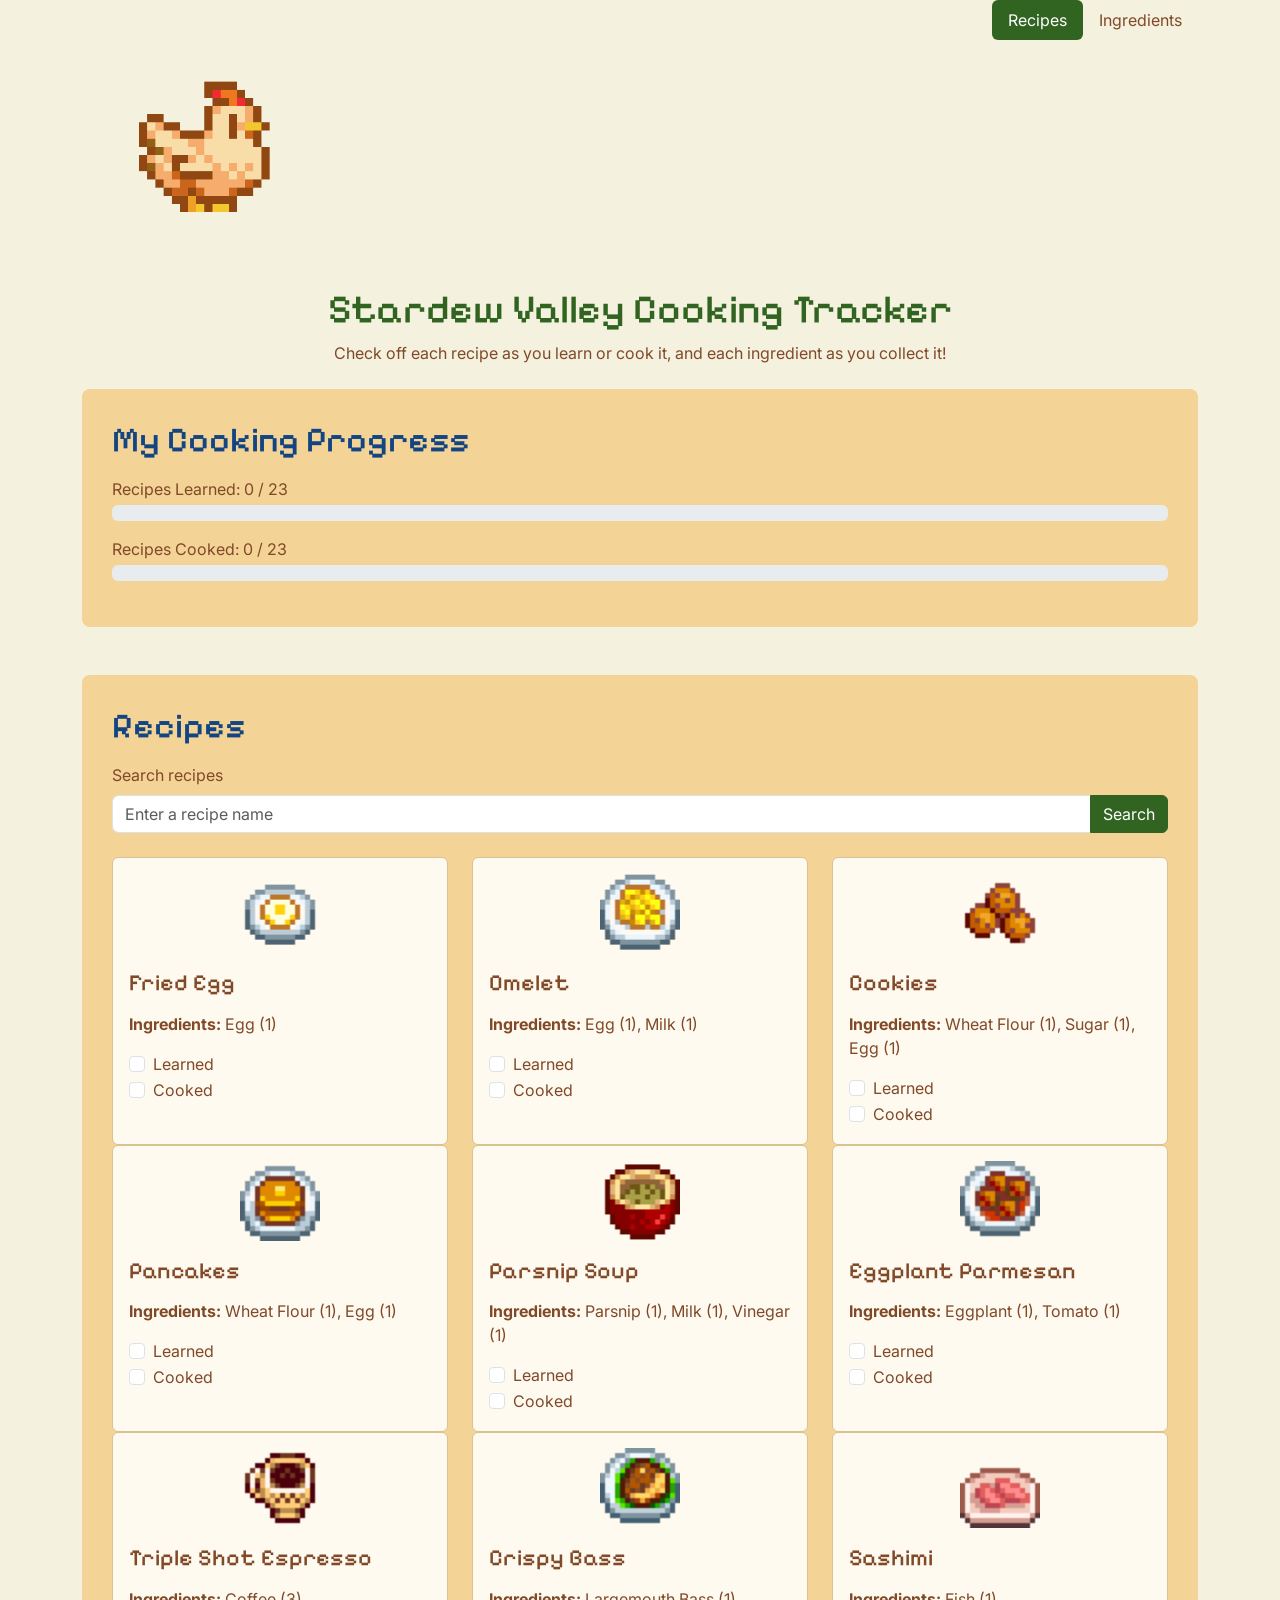
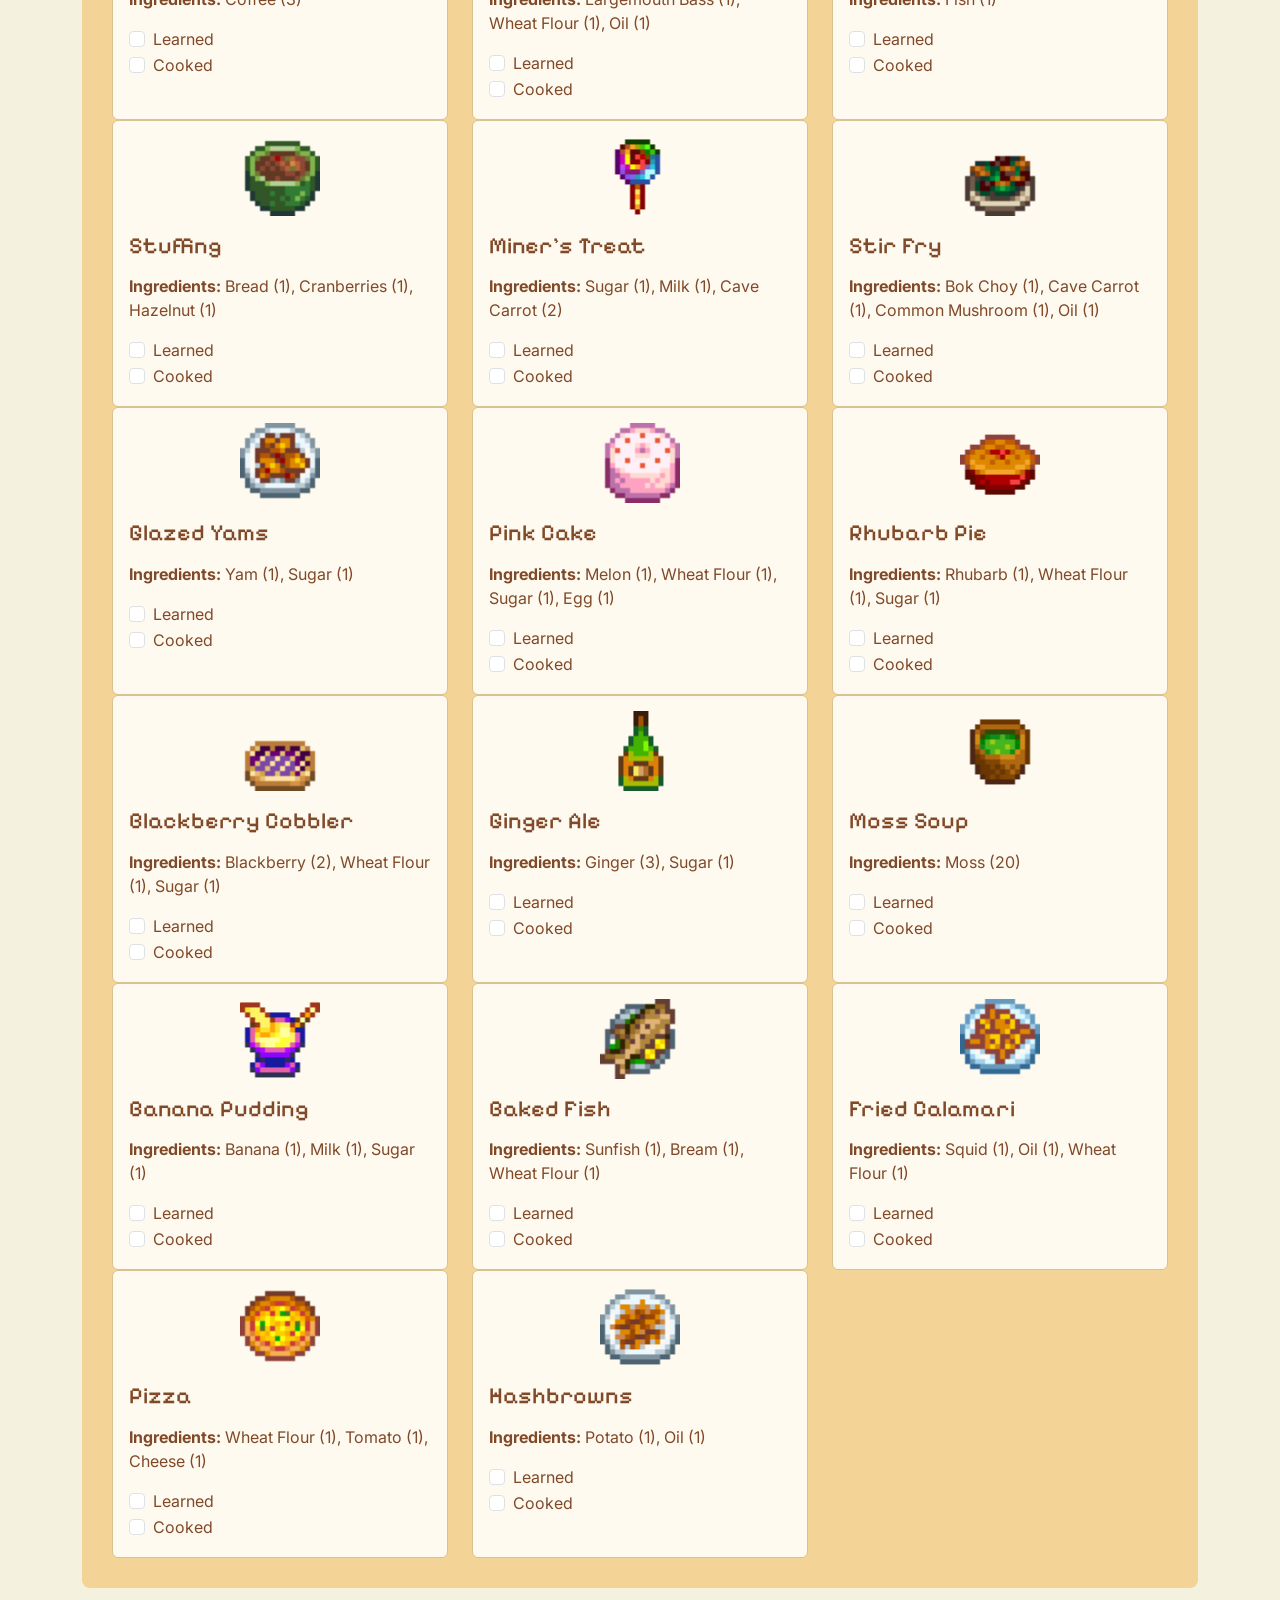
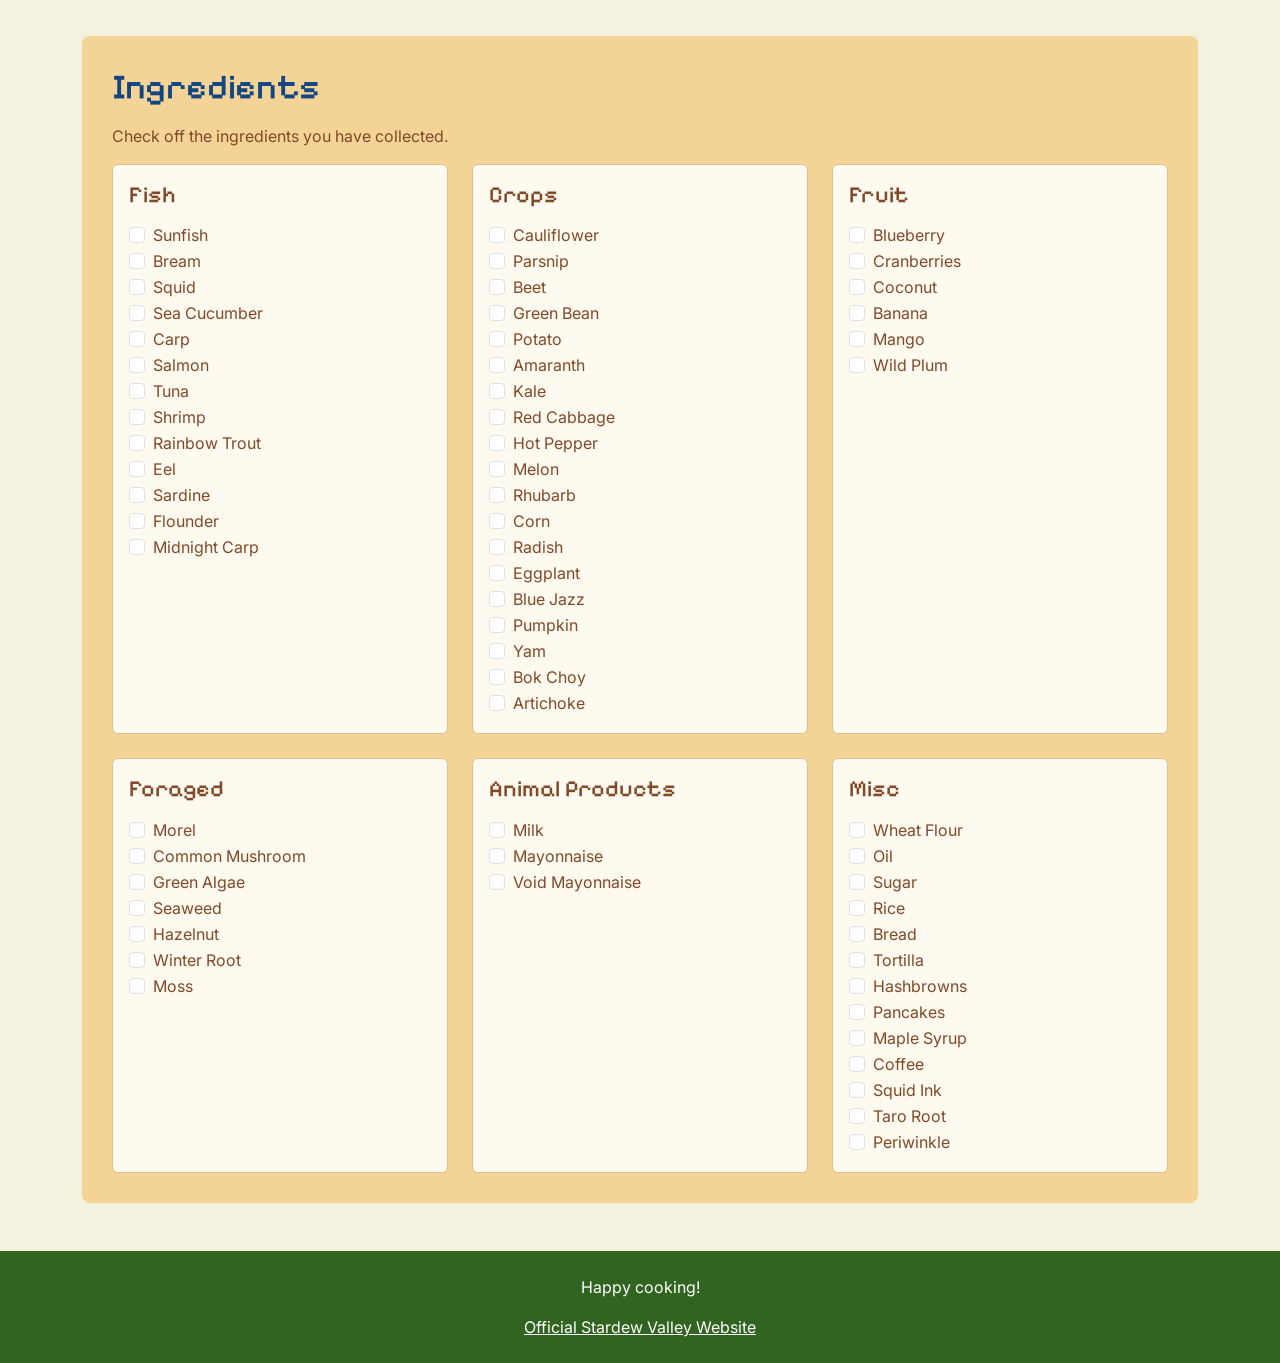
<file: stardew/Index.html>
<!doctype html>
<html lang="en">
<head>
    <meta charset="utf-8">
    <meta name="viewport" content="width=device-width, initial-scale=1">
    <meta name="description" content="Track Stardew Valley cooking recipes and ingredients.">
    <meta name="author" content="YOUR NAME HERE">
    <title>Stardew Valley Cooking Tracker</title>

    <!-- Bootstrap v5.3.8 -->
    <!-- LOAD BOOTSTRAP CSS - DO NOT DELETE -->
    <link href="https://cdn.jsdelivr.net/npm/bootstrap@5.3.8/dist/css/bootstrap.min.css" rel="stylesheet" integrity="sha384-sRIl4kxILFvY47J16cr9ZwB07vP4J8+LH7qKQnuqkuIAvNWLzeN8tE5YBujZqJLB" crossorigin="anonymous">
    <!-- END LOADING BOOTSTRAP CSS -->

    <!-- Custom styles -->
    <link href="style.css" rel="stylesheet">
    <link rel="preconnect" href="https://fonts.googleapis.com">
    <link rel="preconnect" href="https://fonts.gstatic.com" crossorigin>
    <link href="https://fonts.googleapis.com/css2?family=Inter:ital,opsz,wght@0,14..32,100..900;1,14..32,100..900&family=Pixelify+Sans:wght@400..700&display=swap" rel="stylesheet">
</head>

<body>

<div class="container">
    <div class="row align-items-start">

        <!-- Logo -->
        <div class="col-md-3">
            <img src="images/chicken.png"
                 alt="Stardew Valley Cooking Tracker logo"
                 class="img-fluid">
        </div>

        <!-- Navbar -->
        <nav class="col-md-9">
            <ul class="nav nav-pills justify-content-end">
                <li class="nav-item">
                    <a class="nav-link active" href="#recipes">Recipes</a>
                </li>
                <li class="nav-item">
                    <a class="nav-link" href="#ingredients">Ingredients</a>
                </li>
            </ul>
        </nav>

    </div>
</div>

<main class="container my-4">

        <div class="text-center mb-4">
            <h1>Stardew Valley Cooking Tracker</h1>
            <p>Check off each recipe as you learn or cook it, and each ingredient as you collect it!</p>
        </div>
    
        <!-- Progress Tracker -->
        <section class="mb-5">
            <h2>My Cooking Progress</h2>

            <!-- Recipes Learned -->
            <p class="mb-1">Recipes Learned: 0 / 23</p>
            <div class="progress mb-3" role="progressbar"
                 aria-label="Recipes learned"
                 aria-valuenow="0"
                 aria-valuemin="0"
                 aria-valuemax="23">
                <div class="progress-bar" style="width: 0%"></div>
            </div>

            <!-- Recipes Cooked -->
            <p class="mb-1">Recipes Cooked: 0 / 23</p>
            <div class="progress mb-3" role="progressbar"
                 aria-label="Recipes cooked"
                 aria-valuenow="0"
                 aria-valuemin="0"
                 aria-valuemax="23">
                <div class="progress-bar" style="width: 0%"></div>
            </div>
        </section>

        <!-- Recipes -->
        <section id="recipes" class="mb-5">
            <h2>Recipes</h2>

            <!-- Search form --> 
            <form action="#" method="get" class="mb-4">
                <label for="recipe-search" class="form-label">Search recipes</label>
                <div class="input-group">
                    <input type="search" class="form-control" id="recipe-search" name="recipe-search" placeholder="Enter a recipe name">
                    <!-- Button --> 
                    <button class="btn btn-primary" type="submit">Search</button>
                </div>
            </form>

            <!-- Recipe cards --> 
            <div class="row">

                <div class="col-md-4">
                    <div class="card h-100">
                        <img src="images/fried-egg.png" class="card-img-top recipe-img" alt="Fried egg">
                        <div class="card-body">
                            <h3 class="card-title">Fried Egg</h3>
                            <p class="card-text"><strong>Ingredients:</strong> Egg (1)</p>
                            <div class="form-check">
                                <input class="form-check-input" type="checkbox" id="fried-egg-learned">
                                <label class="form-check-label" for="fried-egg-learned">Learned</label>
                            </div>
                            <div class="form-check">
                                <input class="form-check-input" type="checkbox" id="fried-egg-cooked">
                                <label class="form-check-label" for="fried-egg-cooked">Cooked</label>
                            </div>
                        </div>
                    </div>
                </div> <!-- End recipe 1 --> 

                <div class="col-md-4">
                    <div class="card h-100">
                        <img src="images/omelet.png" class="card-img-top recipe-img" alt="Omelet">
                        <div class="card-body">
                            <h3 class="card-title">Omelet</h3>
                            <p class="card-text"><strong>Ingredients:</strong> Egg (1), Milk (1)</p>
                            <div class="form-check">
                                <input class="form-check-input" type="checkbox" id="omelet-learned">
                                <label class="form-check-label" for="omelet-learned">Learned</label>
                            </div>
                            <div class="form-check">
                                <input class="form-check-input" type="checkbox" id="omelet-cooked">
                                <label class="form-check-label" for="omelet-cooked">Cooked</label>
                            </div>
                        </div>
                    </div>
                </div> <!-- End recipe 2 -->

                <div class="col-md-4">
                    <div class="card h-100">
                        <img src="images/cookies.png" class="card-img-top recipe-img" alt="Cookies">
                        <div class="card-body">
                            <h3 class="card-title">Cookies</h3>
                            <p class="card-text"><strong>Ingredients:</strong> Wheat Flour (1), Sugar (1), Egg (1)</p>
                            <div class="form-check">
                                <input class="form-check-input" type="checkbox" id="cookies-learned">
                                <label class="form-check-label" for="cookies-learned">Learned</label>
                            </div>
                            <div class="form-check">
                                <input class="form-check-input" type="checkbox" id="cookies-cooked">
                                <label class="form-check-label" for="cookies-cooked">Cooked</label>
                            </div>
                        </div>
                    </div>
                </div> <!-- End recipe 3 -->

                <div class="col-md-4">
                    <div class="card h-100">
                        <img src="images/pancakes.png" class="card-img-top recipe-img" alt="Pancakes">
                        <div class="card-body">
                            <h3 class="card-title">Pancakes</h3>
                            <p class="card-text"><strong>Ingredients:</strong> Wheat Flour (1), Egg (1)</p>
                            <div class="form-check">
                                <input class="form-check-input" type="checkbox" id="pancakes-learned">
                                <label class="form-check-label" for="pancakes-learned">Learned</label>
                            </div>
                            <div class="form-check">
                                <input class="form-check-input" type="checkbox" id="pancakes-cooked">
                                <label class="form-check-label" for="pancakes-cooked">Cooked</label>
                            </div>
                        </div>
                    </div>
                </div> <!-- End recipe 4 -->

                <div class="col-md-4">
                    <div class="card h-100">
                        <img src="images/parsnip-soup.png" class="card-img-top recipe-img" alt="Parsnip soup">
                        <div class="card-body">
                            <h3 class="card-title">Parsnip Soup</h3>
                            <p class="card-text"><strong>Ingredients:</strong> Parsnip (1), Milk (1), Vinegar (1)</p>
                            <div class="form-check">
                                <input class="form-check-input" type="checkbox" id="parsnip-soup-learned">
                                <label class="form-check-label" for="parsnip-soup-learned">Learned</label>
                            </div>
                            <div class="form-check">
                                <input class="form-check-input" type="checkbox" id="parsnip-soup-cooked">
                                <label class="form-check-label" for="parsnip-soup-cooked">Cooked</label>
                            </div>
                        </div>
                    </div>
                </div> <!-- End recipe 5 -->

                <div class="col-md-4">
                    <div class="card h-100">
                        <img src="images/eggplant-parmesan.png" class="card-img-top recipe-img" alt="Eggplant Parmesan">
                        <div class="card-body">
                            <h3 class="card-title">Eggplant Parmesan</h3>
                            <p class="card-text"><strong>Ingredients:</strong> Eggplant (1), Tomato (1)</p>
                            <div class="form-check">
                                <input class="form-check-input" type="checkbox" id="eggplant-parmesan-learned">
                                <label class="form-check-label" for="eggplant-parmesan-learned">Learned</label>
                            </div>
                            <div class="form-check">
                                <input class="form-check-input" type="checkbox" id="eggplant-parmesan-cooked">
                                <label class="form-check-label" for="eggplant-parmesan-cooked">Cooked</label>
                            </div>
                        </div>
                    </div>
                </div> <!-- End recipe 6 -->

                <div class="col-md-4">
                    <div class="card h-100">
                        <img src="images/triple-shot-espresso.png" class="card-img-top recipe-img" alt="Triple Shot Espresso">
                        <div class="card-body">
                            <h3 class="card-title">Triple Shot Espresso</h3>
                            <p class="card-text"><strong>Ingredients:</strong> Coffee (3)</p>
                            <div class="form-check">
                                <input class="form-check-input" type="checkbox" id="triple-shot-espresso-learned">
                                <label class="form-check-label" for="triple-shot-espresso-learned">Learned</label>
                            </div>
                            <div class="form-check">
                                <input class="form-check-input" type="checkbox" id="triple-shot-espresso-cooked">
                                <label class="form-check-label" for="triple-shot-espresso-cooked">Cooked</label>
                            </div>
                        </div>
                    </div>
                </div> <!-- End recipe 7 -->

                <div class="col-md-4">
                    <div class="card h-100">
                        <img src="images/crispy-bass.png" class="card-img-top recipe-img" alt="Crispy Bass">
                        <div class="card-body">
                            <h3 class="card-title">Crispy Bass</h3>
                            <p class="card-text"><strong>Ingredients:</strong> Largemouth Bass (1), Wheat Flour (1), Oil (1)</p>
                            <div class="form-check">
                                <input class="form-check-input" type="checkbox" id="crispy-bass-learned">
                                <label class="form-check-label" for="crispy-bass-learned">Learned</label>
                            </div>
                            <div class="form-check">
                                <input class="form-check-input" type="checkbox" id="crispy-bass-cooked">
                                <label class="form-check-label" for="crispy-bass-cooked">Cooked</label>
                            </div>
                        </div>
                    </div>
                </div> <!-- End recipe 8 -->

                <div class="col-md-4">
                    <div class="card h-100">
                        <img src="images/sashimi.png" class="card-img-top recipe-img" alt="Sashimi">
                        <div class="card-body">
                            <h3 class="card-title">Sashimi</h3>
                            <p class="card-text"><strong>Ingredients:</strong> Fish (1)</p>
                            <div class="form-check">
                                <input class="form-check-input" type="checkbox" id="sashimi-learned">
                                <label class="form-check-label" for="sashimi-learned">Learned</label>
                            </div>
                            <div class="form-check">
                                <input class="form-check-input" type="checkbox" id="sashimi-cooked">
                                <label class="form-check-label" for="sashimi-cooked">Cooked</label>
                            </div>
                        </div>
                    </div>
                </div> <!-- End recipe 9 -->

                <div class="col-md-4">
                    <div class="card h-100">
                        <img src="images/stuffing.png" class="card-img-top recipe-img" alt="Stuffing">
                        <div class="card-body">
                            <h3 class="card-title">Stuffing</h3>
                            <p class="card-text"><strong>Ingredients:</strong> Bread (1), Cranberries (1), Hazelnut (1)</p>
                            <div class="form-check">
                                <input class="form-check-input" type="checkbox" id="stuffing-learned">
                                <label class="form-check-label" for="stuffing-learned">Learned</label>
                            </div>
                            <div class="form-check">
                                <input class="form-check-input" type="checkbox" id="stuffing-cooked">
                                <label class="form-check-label" for="stuffing-cooked">Cooked</label>
                            </div>
                        </div>
                    </div>
                </div> <!-- End recipe 10 --> 

                <div class="col-md-4">
                    <div class="card h-100">
                        <img src="images/miners-treat.png" class="card-img-top recipe-img" alt="Miner's Treat">
                        <div class="card-body">
                            <h3 class="card-title">Miner's Treat</h3>
                            <p class="card-text"><strong>Ingredients:</strong> Sugar (1), Milk (1), Cave Carrot (2)</p>
                            <div class="form-check">
                                <input class="form-check-input" type="checkbox" id="miners-treat-learned">
                                <label class="form-check-label" for="miners-treat-learned">Learned</label>
                            </div>
                            <div class="form-check">
                                <input class="form-check-input" type="checkbox" id="miners-treat-cooked">
                                <label class="form-check-label" for="miners-treat-cooked">Cooked</label>
                            </div>
                        </div>
                    </div>
                </div> <!-- End recipe 11 --> 

                <div class="col-md-4">
                    <div class="card h-100">
                        <img src="images/stir-fry.png" class="card-img-top recipe-img" alt="Stir Fry">
                        <div class="card-body">
                            <h3 class="card-title">Stir Fry</h3>
                            <p class="card-text"><strong>Ingredients:</strong> Bok Choy (1), Cave Carrot (1), Common Mushroom (1), Oil (1)</p>
                            <div class="form-check">
                                <input class="form-check-input" type="checkbox" id="stir-fry-learned">
                                <label class="form-check-label" for="stir-fry-learned">Learned</label>
                            </div>
                            <div class="form-check">
                                <input class="form-check-input" type="checkbox" id="stir-fry-cooked">
                                <label class="form-check-label" for="stir-fry-cooked">Cooked</label>
                            </div>
                        </div>
                    </div>
                </div> <!-- End recipe 12 --> 

                <div class="col-md-4">
                    <div class="card h-100">
                        <img src="images/glazed-yams.png" class="card-img-top recipe-img" alt="Glazed Yams">
                        <div class="card-body">
                            <h3 class="card-title">Glazed Yams</h3>
                            <p class="card-text"><strong>Ingredients:</strong> Yam (1), Sugar (1)</p>
                            <div class="form-check">
                                <input class="form-check-input" type="checkbox" id="glazed-yams-learned">
                                <label class="form-check-label" for="glazed-yams-learned">Learned</label>
                            </div>
                            <div class="form-check">
                                <input class="form-check-input" type="checkbox" id="glazed-yams-cooked">
                                <label class="form-check-label" for="glazed-yams-cooked">Cooked</label>
                            </div>
                        </div>
                    </div>
                </div> <!-- End recipe 13 --> 

                <div class="col-md-4">
                    <div class="card h-100">
                        <img src="images/pink-cake.png" class="card-img-top recipe-img" alt="Pink Cake">
                        <div class="card-body">
                            <h3 class="card-title">Pink Cake</h3>
                            <p class="card-text"><strong>Ingredients:</strong> Melon (1), Wheat Flour (1), Sugar (1), Egg (1)</p>
                            <div class="form-check">
                                <input class="form-check-input" type="checkbox" id="pink-cake-learned">
                                <label class="form-check-label" for="pink-cake-learned">Learned</label>
                            </div>
                            <div class="form-check">
                                <input class="form-check-input" type="checkbox" id="pink-cake-cooked">
                                <label class="form-check-label" for="pink-cake-cooked">Cooked</label>
                            </div>
                        </div>
                    </div>
                </div> <!-- End recipe 14 --> 

                <div class="col-md-4">
                    <div class="card h-100">
                        <img src="images/rhubarb-pie.png" class="card-img-top recipe-img" alt="Rhubarb Pie">
                        <div class="card-body">
                            <h3 class="card-title">Rhubarb Pie</h3>
                            <p class="card-text"><strong>Ingredients:</strong> Rhubarb (1), Wheat Flour (1), Sugar (1)</p>
                            <div class="form-check">
                                <input class="form-check-input" type="checkbox" id="rhubarb-pie-learned">
                                <label class="form-check-label" for="rhubarb-pie-learned">Learned</label>
                            </div>
                            <div class="form-check">
                                <input class="form-check-input" type="checkbox" id="rhubarb-pie-cooked">
                                <label class="form-check-label" for="rhubarb-pie-cooked">Cooked</label>
                            </div>
                        </div>
                    </div>
                </div> <!-- End recipe 15 --> 

                <div class="col-md-4">
                    <div class="card h-100">
                        <img src="images/blackberry-cobbler.png" class="card-img-top recipe-img" alt="Blackberry Cobbler">
                        <div class="card-body">
                            <h3 class="card-title">Blackberry Cobbler</h3>
                            <p class="card-text"><strong>Ingredients:</strong> Blackberry (2), Wheat Flour (1), Sugar (1)</p>
                            <div class="form-check">
                                <input class="form-check-input" type="checkbox" id="blackberry-cobbler-learned">
                                <label class="form-check-label" for="blackberry-cobbler-learned">Learned</label>
                            </div>
                            <div class="form-check">
                                <input class="form-check-input" type="checkbox" id="blackberry-cobbler-cooked">
                                <label class="form-check-label" for="blackberry-cobbler-cooked">Cooked</label>
                            </div>
                        </div>
                    </div>
                </div> <!-- End recipe 16 --> 

                <div class="col-md-4">
                    <div class="card h-100">
                        <img src="images/ginger-ale.png" class="card-img-top recipe-img" alt="Ginger Ale">
                        <div class="card-body">
                            <h3 class="card-title">Ginger Ale</h3>
                            <p class="card-text"><strong>Ingredients:</strong> Ginger (3), Sugar (1)</p>
                            <div class="form-check">
                                <input class="form-check-input" type="checkbox" id="ginger-ale-learned">
                                <label class="form-check-label" for="ginger-ale-learned">Learned</label>
                            </div>
                            <div class="form-check">
                                <input class="form-check-input" type="checkbox" id="ginger-ale-cooked">
                                <label class="form-check-label" for="ginger-ale-cooked">Cooked</label>
                            </div>
                        </div>
                    </div>
                </div> <!-- End recipe 17 --> 

                <div class="col-md-4">
                    <div class="card h-100">
                        <img src="images/moss-soup.png" class="card-img-top recipe-img" alt="Moss Soup">
                        <div class="card-body">
                            <h3 class="card-title">Moss Soup</h3>
                            <p class="card-text"><strong>Ingredients:</strong> Moss (20)</p>
                            <div class="form-check">
                                <input class="form-check-input" type="checkbox" id="moss-soup-learned">
                                <label class="form-check-label" for="moss-soup-learned">Learned</label>
                            </div>
                            <div class="form-check">
                                <input class="form-check-input" type="checkbox" id="moss-soup-cooked">
                                <label class="form-check-label" for="moss-soup-cooked">Cooked</label>
                            </div>
                        </div>
                    </div>
                </div> <!-- End recipe 18 --> 

                <div class="col-md-4">
                    <div class="card h-100">
                        <img src="images/banana-pudding.png" class="card-img-top recipe-img" alt="Banana Pudding">
                        <div class="card-body">
                            <h3 class="card-title">Banana Pudding</h3>
                            <p class="card-text"><strong>Ingredients:</strong> Banana (1), Milk (1), Sugar (1)</p>
                            <div class="form-check">
                                <input class="form-check-input" type="checkbox" id="banana-pudding-learned">
                                <label class="form-check-label" for="banana-pudding-learned">Learned</label>
                            </div>
                            <div class="form-check">
                                <input class="form-check-input" type="checkbox" id="banana-pudding-cooked">
                                <label class="form-check-label" for="banana-pudding-cooked">Cooked</label>
                            </div>
                        </div>
                    </div>
                </div> <!-- End recipe 19 --> 

                <div class="col-md-4">
                    <div class="card h-100">
                        <img src="images/baked-fish.png" class="card-img-top recipe-img" alt="Baked Fish">
                        <div class="card-body">
                            <h3 class="card-title">Baked Fish</h3>
                            <p class="card-text"><strong>Ingredients:</strong> Sunfish (1), Bream (1), Wheat Flour (1)</p>
                            <div class="form-check">
                                <input class="form-check-input" type="checkbox" id="bakedfish-learned">
                                <label class="form-check-label" for="bakedfish-learned">Learned</label>
                            </div>
                            <div class="form-check">
                                <input class="form-check-input" type="checkbox" id="bakedfish-cooked">
                                <label class="form-check-label" for="bakedfish-cooked">Cooked</label>
                            </div>
                        </div>
                    </div>
                </div> <!-- End recipe 20 --> 

                <div class="col-md-4">
                    <div class="card h-100">
                        <img src="images/fried-calamari.png" class="card-img-top recipe-img" alt="Fried Calamari">
                        <div class="card-body">
                            <h3 class="card-title">Fried Calamari</h3>
                            <p class="card-text"><strong>Ingredients:</strong> Squid (1), Oil (1), Wheat Flour (1)</p>
                            <div class="form-check">
                                <input class="form-check-input" type="checkbox" id="friedcalamari-learned">
                                <label class="form-check-label" for="friedcalamari-learned">Learned</label>
                            </div>
                            <div class="form-check">
                                <input class="form-check-input" type="checkbox" id="friedcalamari-cooked">
                                <label class="form-check-label" for="friedcalamari-cooked">Cooked</label>
                            </div>
                        </div>
                    </div>
                </div> <!-- End recipe 21 --> 

                <div class="col-md-4">
                    <div class="card h-100">
                        <img src="images/pizza.png" class="card-img-top recipe-img" alt="Pizza">
                        <div class="card-body">
                            <h3 class="card-title">Pizza</h3>
                            <p class="card-text"><strong>Ingredients:</strong> Wheat Flour (1), Tomato (1), Cheese (1)</p>
                            <div class="form-check">
                                <input class="form-check-input" type="checkbox" id="pizza-learned">
                                <label class="form-check-label" for="pizza-learned">Learned</label>
                            </div>
                            <div class="form-check">
                                <input class="form-check-input" type="checkbox" id="pizza-cooked">
                                <label class="form-check-label" for="pizza-cooked">Cooked</label>
                            </div>
                        </div>
                    </div>
                </div> <!-- End recipe 22 --> 

                <div class="col-md-4">
                    <div class="card h-100">
                        <img src="images/hashbrowns.png" class="card-img-top recipe-img" alt="Hashbrowns">
                        <div class="card-body">
                            <h3 class="card-title">Hashbrowns</h3>
                            <p class="card-text"><strong>Ingredients:</strong> Potato (1), Oil (1)</p>
                            <div class="form-check">
                                <input class="form-check-input" type="checkbox" id="hashbrowns-learned">
                                <label class="form-check-label" for="hashbrowns-learned">Learned</label>
                            </div>
                            <div class="form-check">
                                <input class="form-check-input" type="checkbox" id="hashbrowns-cooked">
                                <label class="form-check-label" for="hashbrowns-cooked">Cooked</label>
                            </div>
                        </div>
                    </div>
                </div> <!-- End recipe 23 -->   

            </div> <!-- End recipe cards -->
        </section>

        <!-- Ingredients --> 
        <section id="ingredients" class="mb-5">
            <h2>Ingredients</h2>
            <p>Check off the ingredients you have collected.</p>

            <div class="row row-cols-1 row-cols-md-2 row-cols-lg-3 g-4">

                <!-- Fish --> 
                <div class="col">
                    <div class="card h-100">
                        <div class="card-body">
                            <h3 class="card-title">Fish</h3>
                            <div class="form-check"><input class="form-check-input" type="checkbox" id="sunfish"><label class="form-check-label" for="sunfish">Sunfish</label></div>
                            <div class="form-check"><input class="form-check-input" type="checkbox" id="bream"><label class="form-check-label" for="bream">Bream</label></div>
                            <div class="form-check"><input class="form-check-input" type="checkbox" id="squid"><label class="form-check-label" for="squid">Squid</label></div>
                            <div class="form-check"><input class="form-check-input" type="checkbox" id="sea-cucumber"><label class="form-check-label" for="sea-cucumber">Sea Cucumber</label></div>
                            <div class="form-check"><input class="form-check-input" type="checkbox" id="carp"><label class="form-check-label" for="carp">Carp</label></div>
                            <div class="form-check"><input class="form-check-input" type="checkbox" id="salmon"><label class="form-check-label" for="salmon">Salmon</label></div>
                            <div class="form-check"><input class="form-check-input" type="checkbox" id="tuna"><label class="form-check-label" for="tuna">Tuna</label></div>
                            <div class="form-check"><input class="form-check-input" type="checkbox" id="shrimp"><label class="form-check-label" for="shrimp">Shrimp</label></div>
                            <div class="form-check"><input class="form-check-input" type="checkbox" id="rainbow-trout"><label class="form-check-label" for="rainbow-trout">Rainbow Trout</label></div>
                            <div class="form-check"><input class="form-check-input" type="checkbox" id="eel"><label class="form-check-label" for="eel">Eel</label></div>
                            <div class="form-check"><input class="form-check-input" type="checkbox" id="sardine"><label class="form-check-label" for="sardine">Sardine</label></div>
                            <div class="form-check"><input class="form-check-input" type="checkbox" id="flounder"><label class="form-check-label" for="flounder">Flounder</label></div>
                            <div class="form-check"><input class="form-check-input" type="checkbox" id="midnight-carp"><label class="form-check-label" for="midnight-carp">Midnight Carp</label></div>
                        </div>
                    </div>
                </div> <!-- End fish --> 

                <!-- Crops --> 
                <div class="col">
                    <div class="card h-100">
                        <div class="card-body">
                            <h3 class="card-title">Crops</h3>
                            <div class="form-check"><input class="form-check-input" type="checkbox" id="cauliflower"><label class="form-check-label" for="cauliflower">Cauliflower</label></div>
                            <div class="form-check"><input class="form-check-input" type="checkbox" id="parsnip"><label class="form-check-label" for="parsnip">Parsnip</label></div>
                            <div class="form-check"><input class="form-check-input" type="checkbox" id="beet"><label class="form-check-label" for="beet">Beet</label></div>
                            <div class="form-check"><input class="form-check-input" type="checkbox" id="green-bean"><label class="form-check-label" for="green-bean">Green Bean</label></div>
                            <div class="form-check"><input class="form-check-input" type="checkbox" id="potato"><label class="form-check-label" for="potato">Potato</label></div>
                            <div class="form-check"><input class="form-check-input" type="checkbox" id="amaranth"><label class="form-check-label" for="amaranth">Amaranth</label></div>
                            <div class="form-check"><input class="form-check-input" type="checkbox" id="kale"><label class="form-check-label" for="kale">Kale</label></div>
                            <div class="form-check"><input class="form-check-input" type="checkbox" id="red-cabbage"><label class="form-check-label" for="red-cabbage">Red Cabbage</label></div>
                            <div class="form-check"><input class="form-check-input" type="checkbox" id="hot-pepper"><label class="form-check-label" for="hot-pepper">Hot Pepper</label></div>
                            <div class="form-check"><input class="form-check-input" type="checkbox" id="melon"><label class="form-check-label" for="melon">Melon</label></div>
                            <div class="form-check"><input class="form-check-input" type="checkbox" id="rhubarb"><label class="form-check-label" for="rhubarb">Rhubarb</label></div>
                            <div class="form-check"><input class="form-check-input" type="checkbox" id="corn"><label class="form-check-label" for="corn">Corn</label></div>
                            <div class="form-check"><input class="form-check-input" type="checkbox" id="radish"><label class="form-check-label" for="radish">Radish</label></div>
                            <div class="form-check"><input class="form-check-input" type="checkbox" id="eggplant"><label class="form-check-label" for="eggplant">Eggplant</label></div>
                            <div class="form-check"><input class="form-check-input" type="checkbox" id="blue-jazz"><label class="form-check-label" for="blue-jazz">Blue Jazz</label></div>
                            <div class="form-check"><input class="form-check-input" type="checkbox" id="pumpkin"><label class="form-check-label" for="pumpkin">Pumpkin</label></div>
                            <div class="form-check"><input class="form-check-input" type="checkbox" id="yam"><label class="form-check-label" for="yam">Yam</label></div>
                            <div class="form-check"><input class="form-check-input" type="checkbox" id="bok-choy"><label class="form-check-label" for="bok-choy">Bok Choy</label></div>
                            <div class="form-check"><input class="form-check-input" type="checkbox" id="artichoke"><label class="form-check-label" for="artichoke">Artichoke</label></div>
                        </div>
                    </div>
                </div> <!-- End Crops --> 

                <!-- Fruit --> 
                <div class="col">
                    <div class="card h-100">
                        <div class="card-body">
                            <h3 class="card-title">Fruit</h3>
                            <div class="form-check"><input class="form-check-input" type="checkbox" id="blueberry"><label class="form-check-label" for="blueberry">Blueberry</label></div>
                            <div class="form-check"><input class="form-check-input" type="checkbox" id="cranberries"><label class="form-check-label" for="cranberries">Cranberries</label></div>
                            <div class="form-check"><input class="form-check-input" type="checkbox" id="coconut"><label class="form-check-label" for="coconut">Coconut</label></div>
                            <div class="form-check"><input class="form-check-input" type="checkbox" id="banana"><label class="form-check-label" for="banana">Banana</label></div>
                            <div class="form-check"><input class="form-check-input" type="checkbox" id="mango"><label class="form-check-label" for="mango">Mango</label></div>
                            <div class="form-check"><input class="form-check-input" type="checkbox" id="wild-plum"><label class="form-check-label" for="wild-plum">Wild Plum</label></div>
                        </div>
                    </div>
                </div> <!-- End Fruit --> 

                <!-- Foraged --> 
                <div class="col">
                    <div class="card h-100">
                        <div class="card-body">
                            <h3 class="card-title">Foraged</h3>
                            <div class="form-check"><input class="form-check-input" type="checkbox" id="morel"><label class="form-check-label" for="morel">Morel</label></div>
                            <div class="form-check"><input class="form-check-input" type="checkbox" id="common-mushroom"><label class="form-check-label" for="common-mushroom">Common Mushroom</label></div>
                            <div class="form-check"><input class="form-check-input" type="checkbox" id="green-algae"><label class="form-check-label" for="green-algae">Green Algae</label></div>
                            <div class="form-check"><input class="form-check-input" type="checkbox" id="seaweed"><label class="form-check-label" for="seaweed">Seaweed</label></div>
                            <div class="form-check"><input class="form-check-input" type="checkbox" id="hazelnut"><label class="form-check-label" for="hazelnut">Hazelnut</label></div>
                            <div class="form-check"><input class="form-check-input" type="checkbox" id="winter-root"><label class="form-check-label" for="winter-root">Winter Root</label></div>
                            <div class="form-check"><input class="form-check-input" type="checkbox" id="moss"><label class="form-check-label" for="moss">Moss</label></div>
                        </div>
                    </div>
                </div> <!-- End Foraged --> 

                <!-- Animal products --> 
                <div class="col">
                    <div class="card h-100">
                        <div class="card-body">
                            <h3 class="card-title">Animal Products</h3>
                            <div class="form-check"><input class="form-check-input" type="checkbox" id="milk"><label class="form-check-label" for="milk">Milk</label></div>
                            <div class="form-check"><input class="form-check-input" type="checkbox" id="mayonnaise"><label class="form-check-label" for="mayonnaise">Mayonnaise</label></div>
                            <div class="form-check"><input class="form-check-input" type="checkbox" id="void-mayonnaise"><label class="form-check-label" for="void-mayonnaise">Void Mayonnaise</label></div>
                        </div>
                    </div>
                </div> <!-- End Animal products --> 

                <!-- Misc --> 
                <div class="col">
                    <div class="card h-100">
                        <div class="card-body">
                            <h3 class="card-title">Misc</h3>
                            <div class="form-check"><input class="form-check-input" type="checkbox" id="wheat-flour"><label class="form-check-label" for="wheat-flour">Wheat Flour</label></div>
                            <div class="form-check"><input class="form-check-input" type="checkbox" id="oil"><label class="form-check-label" for="oil">Oil</label></div>
                            <div class="form-check"><input class="form-check-input" type="checkbox" id="sugar"><label class="form-check-label" for="sugar">Sugar</label></div>
                            <div class="form-check"><input class="form-check-input" type="checkbox" id="rice"><label class="form-check-label" for="rice">Rice</label></div>
                            <div class="form-check"><input class="form-check-input" type="checkbox" id="bread"><label class="form-check-label" for="bread">Bread</label></div>
                            <div class="form-check"><input class="form-check-input" type="checkbox" id="tortilla"><label class="form-check-label" for="tortilla">Tortilla</label></div>
                            <div class="form-check"><input class="form-check-input" type="checkbox" id="ingredient-hashbrowns"><label class="form-check-label" for="ingredient-hashbrowns">Hashbrowns</label></div>
                            <div class="form-check"><input class="form-check-input" type="checkbox" id="ingredient-pancakes"><label class="form-check-label" for="ingredient-pancakes">Pancakes</label></div>
                            <div class="form-check"><input class="form-check-input" type="checkbox" id="maple-syrup"><label class="form-check-label" for="maple-syrup">Maple Syrup</label></div>
                            <div class="form-check"><input class="form-check-input" type="checkbox" id="coffee"><label class="form-check-label" for="coffee">Coffee</label></div>
                            <div class="form-check"><input class="form-check-input" type="checkbox" id="squid-ink"><label class="form-check-label" for="squid-ink">Squid Ink</label></div>
                            <div class="form-check"><input class="form-check-input" type="checkbox" id="taro-root"><label class="form-check-label" for="taro-root">Taro Root</label></div>
                            <div class="form-check"><input class="form-check-input" type="checkbox" id="periwinkle"><label class="form-check-label" for="periwinkle">Periwinkle</label></div>
                        </div> 
                    </div>
                </div> <!-- End Misc --> 

            </div> <!-- End Ingredients --> 
        </section>

    </main>

    <!-- FOOTER -->
    <footer class="text-center py-4">
        <p>Happy cooking!</p>
        <a href="https://www.stardewvalley.net/" target="_blank" rel="noopener noreferrer">
            Official Stardew Valley Website
        </a>
    </footer>

    <!-- LOAD BOOTSTRAP JAVASCRIPT - DO NOT DELETE -->
    <script src="https://cdn.jsdelivr.net/npm/bootstrap@5.3.8/dist/js/bootstrap.bundle.min.js" integrity="sha384-FKyoEForCGlyvwx9Hj09JcYn3nv7wiPVlz7YYwJrWVcXK/BmnVDxM+D2scQbITxI" crossorigin="anonymous"></script>
    <!-- END LOADING BOOTSTRAP JAVASCRIPT -->

</body>
</html>
</file>
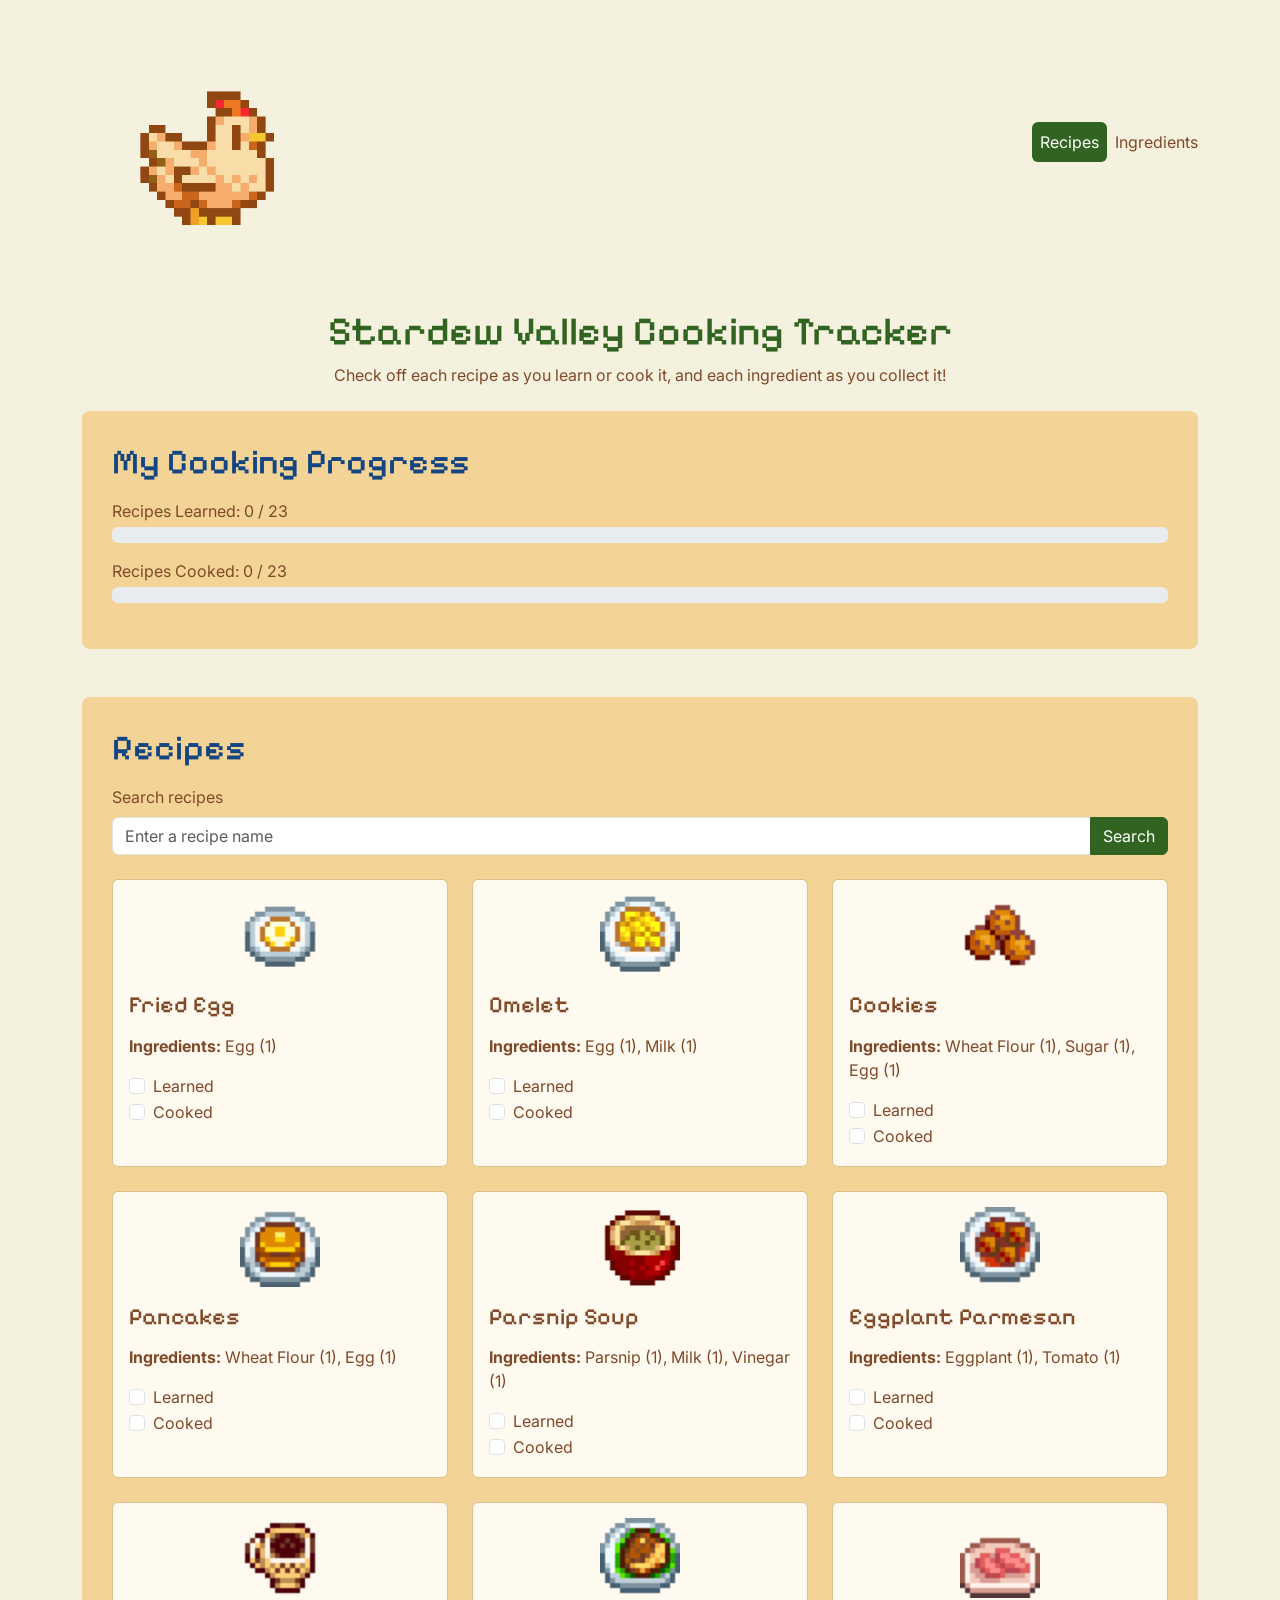
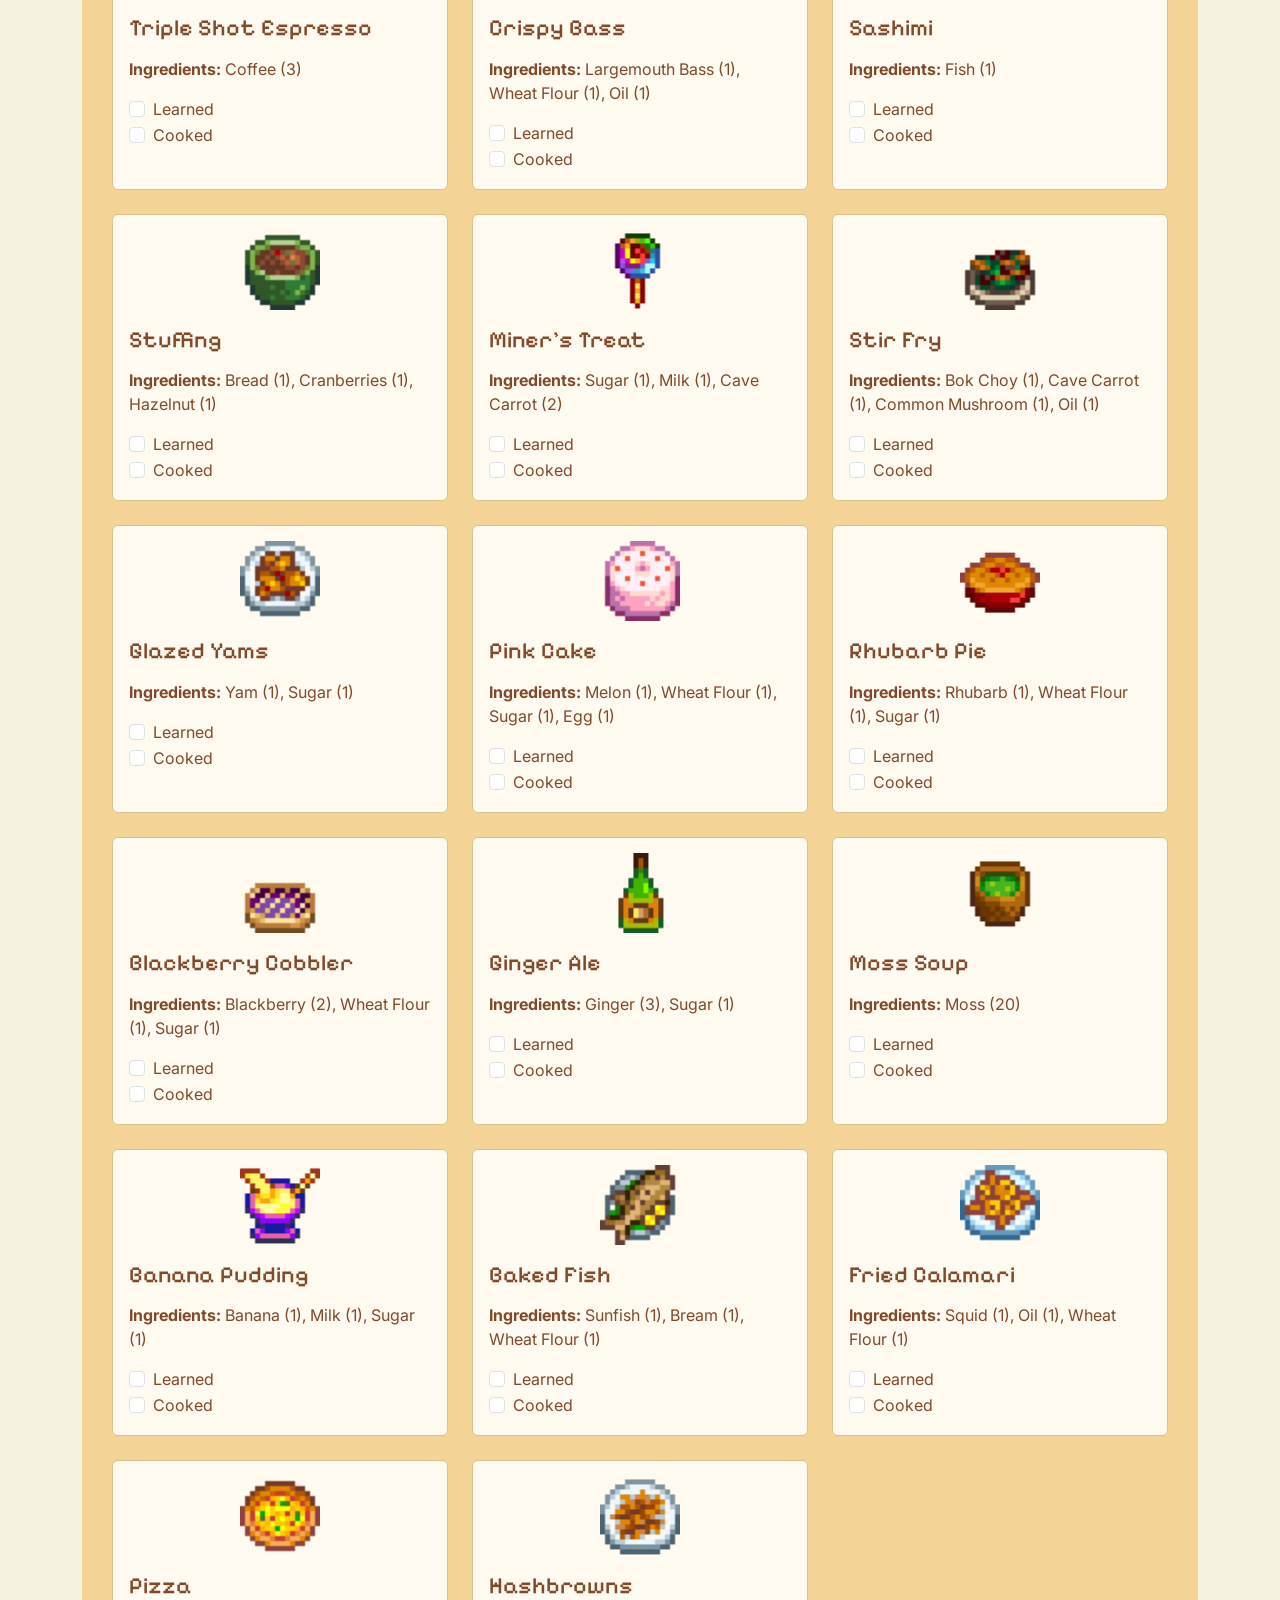
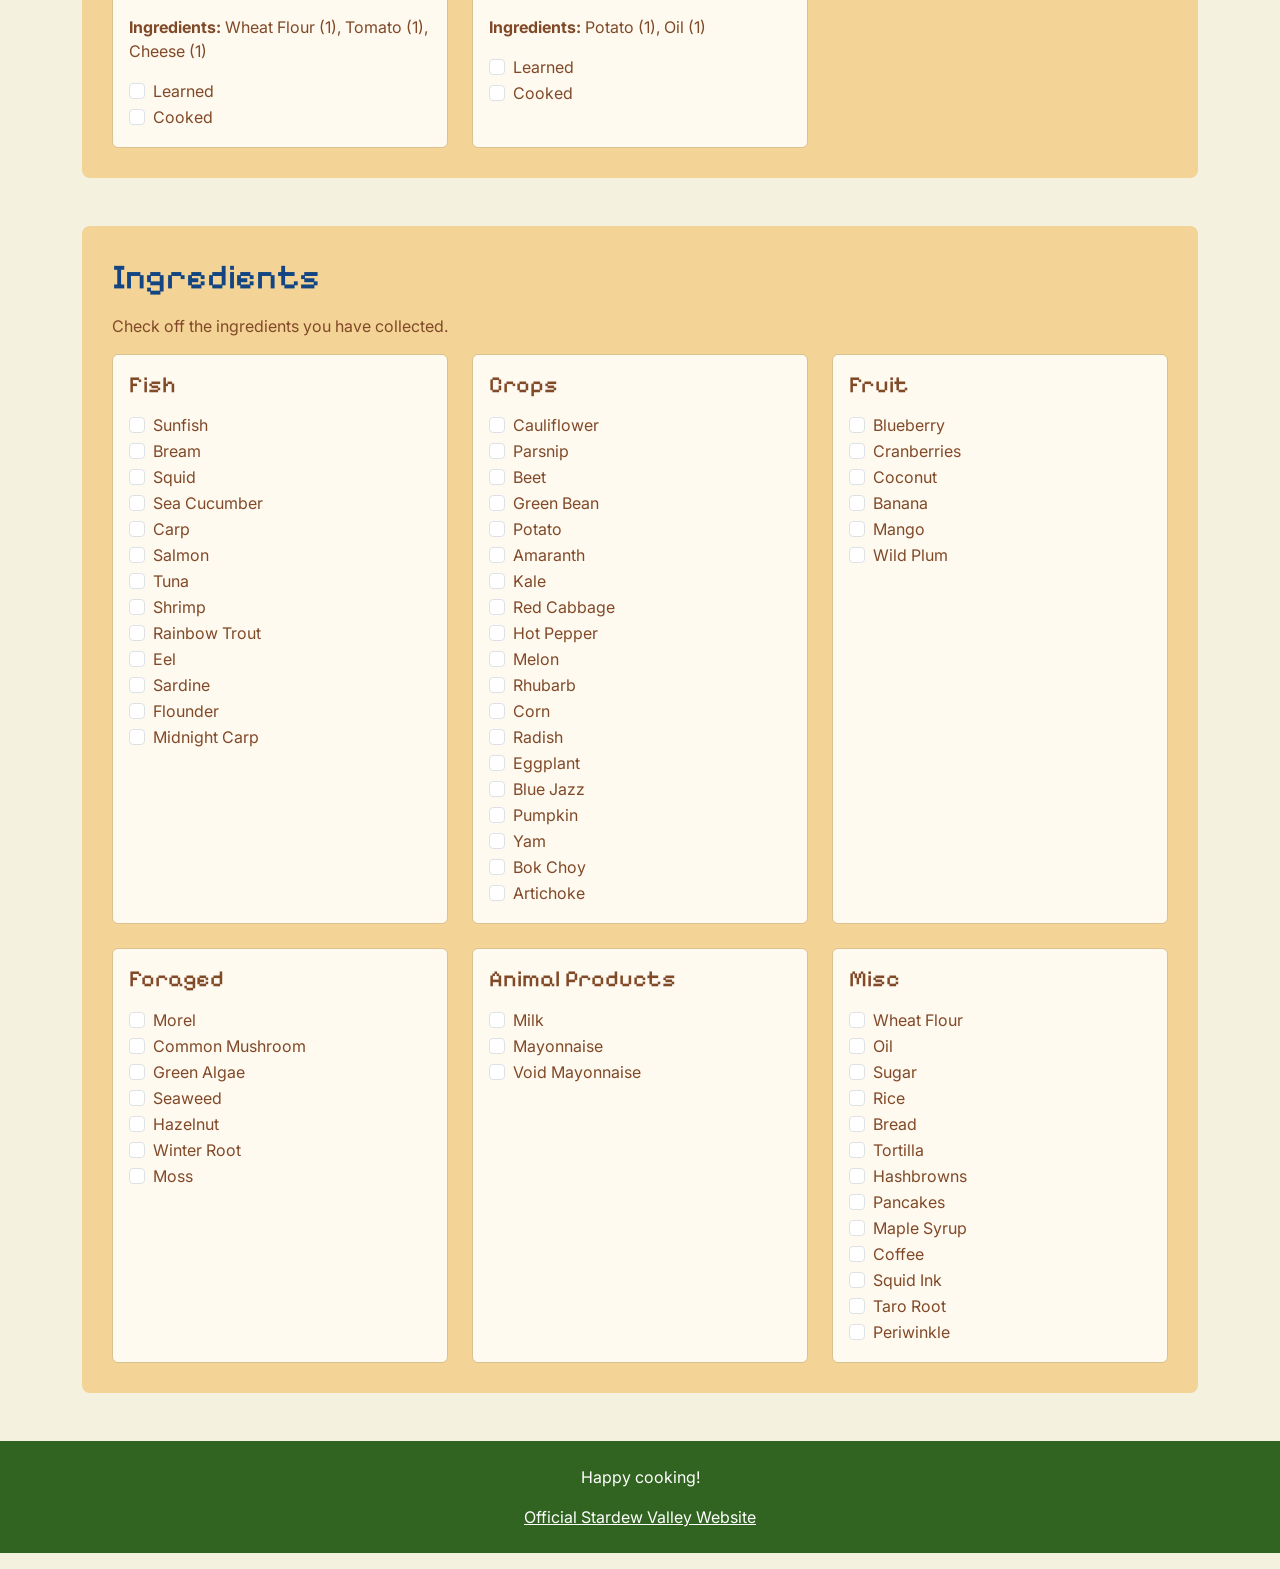
<file: stardew/Bootstrap Responsive Design/index.html>
<!doctype html>
<html lang="en">
<head>
    <meta charset="utf-8">
    <meta name="viewport" content="width=device-width, initial-scale=1">
    <meta name="description" content="Track Stardew Valley cooking recipes and ingredients.">
    <meta name="author" content="YOUR NAME HERE">
    <title>Stardew Valley Cooking Tracker</title>

    <!-- Bootstrap v5.3.8 -->
    <!-- LOAD BOOTSTRAP CSS - DO NOT DELETE -->
    <link href="https://cdn.jsdelivr.net/npm/bootstrap@5.3.8/dist/css/bootstrap.min.css" rel="stylesheet" integrity="sha384-sRIl4kxILFvY47J16cr9ZwB07vP4J8+LH7qKQnuqkuIAvNWLzeN8tE5YBujZqJLB" crossorigin="anonymous">
    <!-- END LOADING BOOTSTRAP CSS -->

    <!-- Custom styles -->
    <link href="style.css" rel="stylesheet">
    <link rel="preconnect" href="https://fonts.googleapis.com">
    <link rel="preconnect" href="https://fonts.gstatic.com" crossorigin>
    <link href="https://fonts.googleapis.com/css2?family=Inter:ital,opsz,wght@0,14..32,100..900;1,14..32,100..900&family=Pixelify+Sans:wght@400..700&display=swap" rel="stylesheet">
</head>

<body>

<div class="container">
    <div class="row align-items-center g-3 py-2">

        <!-- Logo -->
        <div class="col-4 col-md-3">
            <img src="images/chicken.png"
                 alt="Stardew Valley Cooking Tracker logo"
                 class="img-fluid">
        </div>

        <!-- Navbar -->
        <nav class="navbar navbar-expand-md col-8 col-md-9" aria-label="Main navigation">

            <!-- Hamburger button -->
            <button class="navbar-toggler ms-auto" type="button"
                    data-bs-toggle="collapse"
                    data-bs-target="#mainNavbar"
                    aria-controls="mainNavbar"
                    aria-expanded="false"
                    aria-label="Toggle navigation">
                <span class="navbar-toggler-icon"></span>
            </button>

            <!-- Navigation links -->
            <div class="collapse navbar-collapse" id="mainNavbar">
                <ul class="navbar-nav nav-pills flex-column flex-md-row ms-auto">
                    <li class="nav-item">
                        <a class="nav-link active" href="#recipes">Recipes</a>
                    </li>
                    <li class="nav-item">
                        <a class="nav-link" href="#ingredients">Ingredients</a>
                    </li>
                </ul>
            </div>

        </nav>

    </div>
</div>

<main class="container my-4">

        <div class="text-center mb-4">
            <h1>Stardew Valley Cooking Tracker</h1>
            <p class="d-none d-sm-block">Check off each recipe as you learn or cook it, and each ingredient as you collect it!</p>
        </div>

        <!-- Progress Tracker -->
        <section class="mb-5">
            <h2>My Cooking Progress</h2>

            <!-- Recipes Learned -->
            <p class="mb-1">Recipes Learned: 0 / 23</p>
            <div class="progress mb-3" role="progressbar"
                 aria-label="Recipes learned"
                 aria-valuenow="0"
                 aria-valuemin="0"
                 aria-valuemax="23">
                <div class="progress-bar" style="width: 0%"></div>
            </div>

            <!-- Recipes Cooked -->
            <p class="mb-1">Recipes Cooked: 0 / 23</p>
            <div class="progress mb-3" role="progressbar"
                 aria-label="Recipes cooked"
                 aria-valuenow="0"
                 aria-valuemin="0"
                 aria-valuemax="23">
                <div class="progress-bar" style="width: 0%"></div>
            </div>
        </section>

        <!-- Recipes -->
        <section id="recipes" class="mb-5">
            <h2>Recipes</h2>

            <!-- Search form --> 
            <form action="#" method="get" class="mb-4">
                <label for="recipe-search" class="form-label">Search recipes</label>
                <div class="input-group">
                    <input type="search" class="form-control" id="recipe-search" name="recipe-search" placeholder="Enter a recipe name">
                    <!-- Button --> 
                    <button class="btn btn-primary" type="submit">Search</button>
                </div>
            </form>

            <!-- Recipe cards --> 
            <div class="row row-cols-1 row-cols-sm-2 row-cols-lg-3 g-4">

                <div class="col">
                    <div class="card h-100">
                        <img src="images/fried-egg.png" class="card-img-top recipe-img" alt="Fried egg">
                        <div class="card-body">
                            <h3 class="card-title">Fried Egg</h3>
                            <p class="card-text"><strong>Ingredients:</strong> Egg (1)</p>
                            <div class="form-check">
                                <input class="form-check-input" type="checkbox" id="fried-egg-learned">
                                <label class="form-check-label" for="fried-egg-learned">Learned</label>
                            </div>
                            <div class="form-check">
                                <input class="form-check-input" type="checkbox" id="fried-egg-cooked">
                                <label class="form-check-label" for="fried-egg-cooked">Cooked</label>
                            </div>
                        </div>
                    </div>
                </div> <!-- End recipe 1 --> 

                <div class="col">
                    <div class="card h-100">
                        <img src="images/omelet.png" class="card-img-top recipe-img" alt="Omelet">
                        <div class="card-body">
                            <h3 class="card-title">Omelet</h3>
                            <p class="card-text"><strong>Ingredients:</strong> Egg (1), Milk (1)</p>
                            <div class="form-check">
                                <input class="form-check-input" type="checkbox" id="omelet-learned">
                                <label class="form-check-label" for="omelet-learned">Learned</label>
                            </div>
                            <div class="form-check">
                                <input class="form-check-input" type="checkbox" id="omelet-cooked">
                                <label class="form-check-label" for="omelet-cooked">Cooked</label>
                            </div>
                        </div>
                    </div>
                </div> <!-- End recipe 2 -->

                <div class="col">
                    <div class="card h-100">
                        <img src="images/cookies.png" class="card-img-top recipe-img" alt="Cookies">
                        <div class="card-body">
                            <h3 class="card-title">Cookies</h3>
                            <p class="card-text"><strong>Ingredients:</strong> Wheat Flour (1), Sugar (1), Egg (1)</p>
                            <div class="form-check">
                                <input class="form-check-input" type="checkbox" id="cookies-learned">
                                <label class="form-check-label" for="cookies-learned">Learned</label>
                            </div>
                            <div class="form-check">
                                <input class="form-check-input" type="checkbox" id="cookies-cooked">
                                <label class="form-check-label" for="cookies-cooked">Cooked</label>
                            </div>
                        </div>
                    </div>
                </div> <!-- End recipe 3 -->

                <div class="col">
                    <div class="card h-100">
                        <img src="images/pancakes.png" class="card-img-top recipe-img" alt="Pancakes">
                        <div class="card-body">
                            <h3 class="card-title">Pancakes</h3>
                            <p class="card-text"><strong>Ingredients:</strong> Wheat Flour (1), Egg (1)</p>
                            <div class="form-check">
                                <input class="form-check-input" type="checkbox" id="pancakes-learned">
                                <label class="form-check-label" for="pancakes-learned">Learned</label>
                            </div>
                            <div class="form-check">
                                <input class="form-check-input" type="checkbox" id="pancakes-cooked">
                                <label class="form-check-label" for="pancakes-cooked">Cooked</label>
                            </div>
                        </div>
                    </div>
                </div> <!-- End recipe 4 -->

                <div class="col">
                    <div class="card h-100">
                        <img src="images/parsnip-soup.png" class="card-img-top recipe-img" alt="Parsnip soup">
                        <div class="card-body">
                            <h3 class="card-title">Parsnip Soup</h3>
                            <p class="card-text"><strong>Ingredients:</strong> Parsnip (1), Milk (1), Vinegar (1)</p>
                            <div class="form-check">
                                <input class="form-check-input" type="checkbox" id="parsnip-soup-learned">
                                <label class="form-check-label" for="parsnip-soup-learned">Learned</label>
                            </div>
                            <div class="form-check">
                                <input class="form-check-input" type="checkbox" id="parsnip-soup-cooked">
                                <label class="form-check-label" for="parsnip-soup-cooked">Cooked</label>
                            </div>
                        </div>
                    </div>
                </div> <!-- End recipe 5 -->

                <div class="col">
                    <div class="card h-100">
                        <img src="images/eggplant-parmesan.png" class="card-img-top recipe-img" alt="Eggplant Parmesan">
                        <div class="card-body">
                            <h3 class="card-title">Eggplant Parmesan</h3>
                            <p class="card-text"><strong>Ingredients:</strong> Eggplant (1), Tomato (1)</p>
                            <div class="form-check">
                                <input class="form-check-input" type="checkbox" id="eggplant-parmesan-learned">
                                <label class="form-check-label" for="eggplant-parmesan-learned">Learned</label>
                            </div>
                            <div class="form-check">
                                <input class="form-check-input" type="checkbox" id="eggplant-parmesan-cooked">
                                <label class="form-check-label" for="eggplant-parmesan-cooked">Cooked</label>
                            </div>
                        </div>
                    </div>
                </div> <!-- End recipe 6 -->

                <div class="col">
                    <div class="card h-100">
                        <img src="images/triple-shot-espresso.png" class="card-img-top recipe-img" alt="Triple Shot Espresso">
                        <div class="card-body">
                            <h3 class="card-title">Triple Shot Espresso</h3>
                            <p class="card-text"><strong>Ingredients:</strong> Coffee (3)</p>
                            <div class="form-check">
                                <input class="form-check-input" type="checkbox" id="triple-shot-espresso-learned">
                                <label class="form-check-label" for="triple-shot-espresso-learned">Learned</label>
                            </div>
                            <div class="form-check">
                                <input class="form-check-input" type="checkbox" id="triple-shot-espresso-cooked">
                                <label class="form-check-label" for="triple-shot-espresso-cooked">Cooked</label>
                            </div>
                        </div>
                    </div>
                </div> <!-- End recipe 7 -->

                <div class="col">
                    <div class="card h-100">
                        <img src="images/crispy-bass.png" class="card-img-top recipe-img" alt="Crispy Bass">
                        <div class="card-body">
                            <h3 class="card-title">Crispy Bass</h3>
                            <p class="card-text"><strong>Ingredients:</strong> Largemouth Bass (1), Wheat Flour (1), Oil (1)</p>
                            <div class="form-check">
                                <input class="form-check-input" type="checkbox" id="crispy-bass-learned">
                                <label class="form-check-label" for="crispy-bass-learned">Learned</label>
                            </div>
                            <div class="form-check">
                                <input class="form-check-input" type="checkbox" id="crispy-bass-cooked">
                                <label class="form-check-label" for="crispy-bass-cooked">Cooked</label>
                            </div>
                        </div>
                    </div>
                </div> <!-- End recipe 8 -->

                <div class="col">
                    <div class="card h-100">
                        <img src="images/sashimi.png" class="card-img-top recipe-img" alt="Sashimi">
                        <div class="card-body">
                            <h3 class="card-title">Sashimi</h3>
                            <p class="card-text"><strong>Ingredients:</strong> Fish (1)</p>
                            <div class="form-check">
                                <input class="form-check-input" type="checkbox" id="sashimi-learned">
                                <label class="form-check-label" for="sashimi-learned">Learned</label>
                            </div>
                            <div class="form-check">
                                <input class="form-check-input" type="checkbox" id="sashimi-cooked">
                                <label class="form-check-label" for="sashimi-cooked">Cooked</label>
                            </div>
                        </div>
                    </div>
                </div> <!-- End recipe 9 -->

                <div class="col">
                    <div class="card h-100">
                        <img src="images/stuffing.png" class="card-img-top recipe-img" alt="Stuffing">
                        <div class="card-body">
                            <h3 class="card-title">Stuffing</h3>
                            <p class="card-text"><strong>Ingredients:</strong> Bread (1), Cranberries (1), Hazelnut (1)</p>
                            <div class="form-check">
                                <input class="form-check-input" type="checkbox" id="stuffing-learned">
                                <label class="form-check-label" for="stuffing-learned">Learned</label>
                            </div>
                            <div class="form-check">
                                <input class="form-check-input" type="checkbox" id="stuffing-cooked">
                                <label class="form-check-label" for="stuffing-cooked">Cooked</label>
                            </div>
                        </div>
                    </div>
                </div> <!-- End recipe 10 --> 

                <div class="col">
                    <div class="card h-100">
                        <img src="images/miners-treat.png" class="card-img-top recipe-img" alt="Miner's Treat">
                        <div class="card-body">
                            <h3 class="card-title">Miner's Treat</h3>
                            <p class="card-text"><strong>Ingredients:</strong> Sugar (1), Milk (1), Cave Carrot (2)</p>
                            <div class="form-check">
                                <input class="form-check-input" type="checkbox" id="miners-treat-learned">
                                <label class="form-check-label" for="miners-treat-learned">Learned</label>
                            </div>
                            <div class="form-check">
                                <input class="form-check-input" type="checkbox" id="miners-treat-cooked">
                                <label class="form-check-label" for="miners-treat-cooked">Cooked</label>
                            </div>
                        </div>
                    </div>
                </div> <!-- End recipe 11 --> 

                <div class="col">
                    <div class="card h-100">
                        <img src="images/stir-fry.png" class="card-img-top recipe-img" alt="Stir Fry">
                        <div class="card-body">
                            <h3 class="card-title">Stir Fry</h3>
                            <p class="card-text"><strong>Ingredients:</strong> Bok Choy (1), Cave Carrot (1), Common Mushroom (1), Oil (1)</p>
                            <div class="form-check">
                                <input class="form-check-input" type="checkbox" id="stir-fry-learned">
                                <label class="form-check-label" for="stir-fry-learned">Learned</label>
                            </div>
                            <div class="form-check">
                                <input class="form-check-input" type="checkbox" id="stir-fry-cooked">
                                <label class="form-check-label" for="stir-fry-cooked">Cooked</label>
                            </div>
                        </div>
                    </div>
                </div> <!-- End recipe 12 --> 

                <div class="col">
                    <div class="card h-100">
                        <img src="images/glazed-yams.png" class="card-img-top recipe-img" alt="Glazed Yams">
                        <div class="card-body">
                            <h3 class="card-title">Glazed Yams</h3>
                            <p class="card-text"><strong>Ingredients:</strong> Yam (1), Sugar (1)</p>
                            <div class="form-check">
                                <input class="form-check-input" type="checkbox" id="glazed-yams-learned">
                                <label class="form-check-label" for="glazed-yams-learned">Learned</label>
                            </div>
                            <div class="form-check">
                                <input class="form-check-input" type="checkbox" id="glazed-yams-cooked">
                                <label class="form-check-label" for="glazed-yams-cooked">Cooked</label>
                            </div>
                        </div>
                    </div>
                </div> <!-- End recipe 13 --> 

                <div class="col">
                    <div class="card h-100">
                        <img src="images/pink-cake.png" class="card-img-top recipe-img" alt="Pink Cake">
                        <div class="card-body">
                            <h3 class="card-title">Pink Cake</h3>
                            <p class="card-text"><strong>Ingredients:</strong> Melon (1), Wheat Flour (1), Sugar (1), Egg (1)</p>
                            <div class="form-check">
                                <input class="form-check-input" type="checkbox" id="pink-cake-learned">
                                <label class="form-check-label" for="pink-cake-learned">Learned</label>
                            </div>
                            <div class="form-check">
                                <input class="form-check-input" type="checkbox" id="pink-cake-cooked">
                                <label class="form-check-label" for="pink-cake-cooked">Cooked</label>
                            </div>
                        </div>
                    </div>
                </div> <!-- End recipe 14 --> 

                <div class="col">
                    <div class="card h-100">
                        <img src="images/rhubarb-pie.png" class="card-img-top recipe-img" alt="Rhubarb Pie">
                        <div class="card-body">
                            <h3 class="card-title">Rhubarb Pie</h3>
                            <p class="card-text"><strong>Ingredients:</strong> Rhubarb (1), Wheat Flour (1), Sugar (1)</p>
                            <div class="form-check">
                                <input class="form-check-input" type="checkbox" id="rhubarb-pie-learned">
                                <label class="form-check-label" for="rhubarb-pie-learned">Learned</label>
                            </div>
                            <div class="form-check">
                                <input class="form-check-input" type="checkbox" id="rhubarb-pie-cooked">
                                <label class="form-check-label" for="rhubarb-pie-cooked">Cooked</label>
                            </div>
                        </div>
                    </div>
                </div> <!-- End recipe 15 --> 

                <div class="col">
                    <div class="card h-100">
                        <img src="images/blackberry-cobbler.png" class="card-img-top recipe-img" alt="Blackberry Cobbler">
                        <div class="card-body">
                            <h3 class="card-title">Blackberry Cobbler</h3>
                            <p class="card-text"><strong>Ingredients:</strong> Blackberry (2), Wheat Flour (1), Sugar (1)</p>
                            <div class="form-check">
                                <input class="form-check-input" type="checkbox" id="blackberry-cobbler-learned">
                                <label class="form-check-label" for="blackberry-cobbler-learned">Learned</label>
                            </div>
                            <div class="form-check">
                                <input class="form-check-input" type="checkbox" id="blackberry-cobbler-cooked">
                                <label class="form-check-label" for="blackberry-cobbler-cooked">Cooked</label>
                            </div>
                        </div>
                    </div>
                </div> <!-- End recipe 16 --> 

                <div class="col">
                    <div class="card h-100">
                        <img src="images/ginger-ale.png" class="card-img-top recipe-img" alt="Ginger Ale">
                        <div class="card-body">
                            <h3 class="card-title">Ginger Ale</h3>
                            <p class="card-text"><strong>Ingredients:</strong> Ginger (3), Sugar (1)</p>
                            <div class="form-check">
                                <input class="form-check-input" type="checkbox" id="ginger-ale-learned">
                                <label class="form-check-label" for="ginger-ale-learned">Learned</label>
                            </div>
                            <div class="form-check">
                                <input class="form-check-input" type="checkbox" id="ginger-ale-cooked">
                                <label class="form-check-label" for="ginger-ale-cooked">Cooked</label>
                            </div>
                        </div>
                    </div>
                </div> <!-- End recipe 17 --> 

                <div class="col">
                    <div class="card h-100">
                        <img src="images/moss-soup.png" class="card-img-top recipe-img" alt="Moss Soup">
                        <div class="card-body">
                            <h3 class="card-title">Moss Soup</h3>
                            <p class="card-text"><strong>Ingredients:</strong> Moss (20)</p>
                            <div class="form-check">
                                <input class="form-check-input" type="checkbox" id="moss-soup-learned">
                                <label class="form-check-label" for="moss-soup-learned">Learned</label>
                            </div>
                            <div class="form-check">
                                <input class="form-check-input" type="checkbox" id="moss-soup-cooked">
                                <label class="form-check-label" for="moss-soup-cooked">Cooked</label>
                            </div>
                        </div>
                    </div>
                </div> <!-- End recipe 18 --> 

                <div class="col">
                    <div class="card h-100">
                        <img src="images/banana-pudding.png" class="card-img-top recipe-img" alt="Banana Pudding">
                        <div class="card-body">
                            <h3 class="card-title">Banana Pudding</h3>
                            <p class="card-text"><strong>Ingredients:</strong> Banana (1), Milk (1), Sugar (1)</p>
                            <div class="form-check">
                                <input class="form-check-input" type="checkbox" id="banana-pudding-learned">
                                <label class="form-check-label" for="banana-pudding-learned">Learned</label>
                            </div>
                            <div class="form-check">
                                <input class="form-check-input" type="checkbox" id="banana-pudding-cooked">
                                <label class="form-check-label" for="banana-pudding-cooked">Cooked</label>
                            </div>
                        </div>
                    </div>
                </div> <!-- End recipe 19 --> 

                <div class="col">
                    <div class="card h-100">
                        <img src="images/baked-fish.png" class="card-img-top recipe-img" alt="Baked Fish">
                        <div class="card-body">
                            <h3 class="card-title">Baked Fish</h3>
                            <p class="card-text"><strong>Ingredients:</strong> Sunfish (1), Bream (1), Wheat Flour (1)</p>
                            <div class="form-check">
                                <input class="form-check-input" type="checkbox" id="bakedfish-learned">
                                <label class="form-check-label" for="bakedfish-learned">Learned</label>
                            </div>
                            <div class="form-check">
                                <input class="form-check-input" type="checkbox" id="bakedfish-cooked">
                                <label class="form-check-label" for="bakedfish-cooked">Cooked</label>
                            </div>
                        </div>
                    </div>
                </div> <!-- End recipe 20 --> 

                <div class="col">
                    <div class="card h-100">
                        <img src="images/fried-calamari.png" class="card-img-top recipe-img" alt="Fried Calamari">
                        <div class="card-body">
                            <h3 class="card-title">Fried Calamari</h3>
                            <p class="card-text"><strong>Ingredients:</strong> Squid (1), Oil (1), Wheat Flour (1)</p>
                            <div class="form-check">
                                <input class="form-check-input" type="checkbox" id="friedcalamari-learned">
                                <label class="form-check-label" for="friedcalamari-learned">Learned</label>
                            </div>
                            <div class="form-check">
                                <input class="form-check-input" type="checkbox" id="friedcalamari-cooked">
                                <label class="form-check-label" for="friedcalamari-cooked">Cooked</label>
                            </div>
                        </div>
                    </div>
                </div> <!-- End recipe 21 --> 

                <div class="col">
                    <div class="card h-100">
                        <img src="images/pizza.png" class="card-img-top recipe-img" alt="Pizza">
                        <div class="card-body">
                            <h3 class="card-title">Pizza</h3>
                            <p class="card-text"><strong>Ingredients:</strong> Wheat Flour (1), Tomato (1), Cheese (1)</p>
                            <div class="form-check">
                                <input class="form-check-input" type="checkbox" id="pizza-learned">
                                <label class="form-check-label" for="pizza-learned">Learned</label>
                            </div>
                            <div class="form-check">
                                <input class="form-check-input" type="checkbox" id="pizza-cooked">
                                <label class="form-check-label" for="pizza-cooked">Cooked</label>
                            </div>
                        </div>
                    </div>
                </div> <!-- End recipe 22 --> 

                <div class="col">
                    <div class="card h-100">
                        <img src="images/hashbrowns.png" class="card-img-top recipe-img" alt="Hashbrowns">
                        <div class="card-body">
                            <h3 class="card-title">Hashbrowns</h3>
                            <p class="card-text"><strong>Ingredients:</strong> Potato (1), Oil (1)</p>
                            <div class="form-check">
                                <input class="form-check-input" type="checkbox" id="hashbrowns-learned">
                                <label class="form-check-label" for="hashbrowns-learned">Learned</label>
                            </div>
                            <div class="form-check">
                                <input class="form-check-input" type="checkbox" id="hashbrowns-cooked">
                                <label class="form-check-label" for="hashbrowns-cooked">Cooked</label>
                            </div>
                        </div>
                    </div>
                </div> <!-- End recipe 23 -->   

            </div> <!-- End recipe cards -->
        </section>

        <!-- Ingredients --> 
        <section id="ingredients" class="mb-5">
            <h2>Ingredients</h2>
            <p>Check off the ingredients you have collected.</p>

            <div class="row row-cols-1 row-cols-md-2 row-cols-lg-3 g-4">

                <!-- Fish --> 
                <div class="col">
                    <div class="card h-100">
                        <div class="card-body">
                            <h3 class="card-title">Fish</h3>
                            <div class="form-check"><input class="form-check-input" type="checkbox" id="sunfish"><label class="form-check-label" for="sunfish">Sunfish</label></div>
                            <div class="form-check"><input class="form-check-input" type="checkbox" id="bream"><label class="form-check-label" for="bream">Bream</label></div>
                            <div class="form-check"><input class="form-check-input" type="checkbox" id="squid"><label class="form-check-label" for="squid">Squid</label></div>
                            <div class="form-check"><input class="form-check-input" type="checkbox" id="sea-cucumber"><label class="form-check-label" for="sea-cucumber">Sea Cucumber</label></div>
                            <div class="form-check"><input class="form-check-input" type="checkbox" id="carp"><label class="form-check-label" for="carp">Carp</label></div>
                            <div class="form-check"><input class="form-check-input" type="checkbox" id="salmon"><label class="form-check-label" for="salmon">Salmon</label></div>
                            <div class="form-check"><input class="form-check-input" type="checkbox" id="tuna"><label class="form-check-label" for="tuna">Tuna</label></div>
                            <div class="form-check"><input class="form-check-input" type="checkbox" id="shrimp"><label class="form-check-label" for="shrimp">Shrimp</label></div>
                            <div class="form-check"><input class="form-check-input" type="checkbox" id="rainbow-trout"><label class="form-check-label" for="rainbow-trout">Rainbow Trout</label></div>
                            <div class="form-check"><input class="form-check-input" type="checkbox" id="eel"><label class="form-check-label" for="eel">Eel</label></div>
                            <div class="form-check"><input class="form-check-input" type="checkbox" id="sardine"><label class="form-check-label" for="sardine">Sardine</label></div>
                            <div class="form-check"><input class="form-check-input" type="checkbox" id="flounder"><label class="form-check-label" for="flounder">Flounder</label></div>
                            <div class="form-check"><input class="form-check-input" type="checkbox" id="midnight-carp"><label class="form-check-label" for="midnight-carp">Midnight Carp</label></div>
                        </div>
                    </div>
                </div> <!-- End fish --> 

                <!-- Crops --> 
                <div class="col">
                    <div class="card h-100">
                        <div class="card-body">
                            <h3 class="card-title">Crops</h3>
                            <div class="form-check"><input class="form-check-input" type="checkbox" id="cauliflower"><label class="form-check-label" for="cauliflower">Cauliflower</label></div>
                            <div class="form-check"><input class="form-check-input" type="checkbox" id="parsnip"><label class="form-check-label" for="parsnip">Parsnip</label></div>
                            <div class="form-check"><input class="form-check-input" type="checkbox" id="beet"><label class="form-check-label" for="beet">Beet</label></div>
                            <div class="form-check"><input class="form-check-input" type="checkbox" id="green-bean"><label class="form-check-label" for="green-bean">Green Bean</label></div>
                            <div class="form-check"><input class="form-check-input" type="checkbox" id="potato"><label class="form-check-label" for="potato">Potato</label></div>
                            <div class="form-check"><input class="form-check-input" type="checkbox" id="amaranth"><label class="form-check-label" for="amaranth">Amaranth</label></div>
                            <div class="form-check"><input class="form-check-input" type="checkbox" id="kale"><label class="form-check-label" for="kale">Kale</label></div>
                            <div class="form-check"><input class="form-check-input" type="checkbox" id="red-cabbage"><label class="form-check-label" for="red-cabbage">Red Cabbage</label></div>
                            <div class="form-check"><input class="form-check-input" type="checkbox" id="hot-pepper"><label class="form-check-label" for="hot-pepper">Hot Pepper</label></div>
                            <div class="form-check"><input class="form-check-input" type="checkbox" id="melon"><label class="form-check-label" for="melon">Melon</label></div>
                            <div class="form-check"><input class="form-check-input" type="checkbox" id="rhubarb"><label class="form-check-label" for="rhubarb">Rhubarb</label></div>
                            <div class="form-check"><input class="form-check-input" type="checkbox" id="corn"><label class="form-check-label" for="corn">Corn</label></div>
                            <div class="form-check"><input class="form-check-input" type="checkbox" id="radish"><label class="form-check-label" for="radish">Radish</label></div>
                            <div class="form-check"><input class="form-check-input" type="checkbox" id="eggplant"><label class="form-check-label" for="eggplant">Eggplant</label></div>
                            <div class="form-check"><input class="form-check-input" type="checkbox" id="blue-jazz"><label class="form-check-label" for="blue-jazz">Blue Jazz</label></div>
                            <div class="form-check"><input class="form-check-input" type="checkbox" id="pumpkin"><label class="form-check-label" for="pumpkin">Pumpkin</label></div>
                            <div class="form-check"><input class="form-check-input" type="checkbox" id="yam"><label class="form-check-label" for="yam">Yam</label></div>
                            <div class="form-check"><input class="form-check-input" type="checkbox" id="bok-choy"><label class="form-check-label" for="bok-choy">Bok Choy</label></div>
                            <div class="form-check"><input class="form-check-input" type="checkbox" id="artichoke"><label class="form-check-label" for="artichoke">Artichoke</label></div>
                        </div>
                    </div>
                </div> <!-- End Crops --> 

                <!-- Fruit --> 
                <div class="col">
                    <div class="card h-100">
                        <div class="card-body">
                            <h3 class="card-title">Fruit</h3>
                            <div class="form-check"><input class="form-check-input" type="checkbox" id="blueberry"><label class="form-check-label" for="blueberry">Blueberry</label></div>
                            <div class="form-check"><input class="form-check-input" type="checkbox" id="cranberries"><label class="form-check-label" for="cranberries">Cranberries</label></div>
                            <div class="form-check"><input class="form-check-input" type="checkbox" id="coconut"><label class="form-check-label" for="coconut">Coconut</label></div>
                            <div class="form-check"><input class="form-check-input" type="checkbox" id="banana"><label class="form-check-label" for="banana">Banana</label></div>
                            <div class="form-check"><input class="form-check-input" type="checkbox" id="mango"><label class="form-check-label" for="mango">Mango</label></div>
                            <div class="form-check"><input class="form-check-input" type="checkbox" id="wild-plum"><label class="form-check-label" for="wild-plum">Wild Plum</label></div>
                        </div>
                    </div>
                </div> <!-- End Fruit --> 

                <!-- Foraged --> 
                <div class="col">
                    <div class="card h-100">
                        <div class="card-body">
                            <h3 class="card-title">Foraged</h3>
                            <div class="form-check"><input class="form-check-input" type="checkbox" id="morel"><label class="form-check-label" for="morel">Morel</label></div>
                            <div class="form-check"><input class="form-check-input" type="checkbox" id="common-mushroom"><label class="form-check-label" for="common-mushroom">Common Mushroom</label></div>
                            <div class="form-check"><input class="form-check-input" type="checkbox" id="green-algae"><label class="form-check-label" for="green-algae">Green Algae</label></div>
                            <div class="form-check"><input class="form-check-input" type="checkbox" id="seaweed"><label class="form-check-label" for="seaweed">Seaweed</label></div>
                            <div class="form-check"><input class="form-check-input" type="checkbox" id="hazelnut"><label class="form-check-label" for="hazelnut">Hazelnut</label></div>
                            <div class="form-check"><input class="form-check-input" type="checkbox" id="winter-root"><label class="form-check-label" for="winter-root">Winter Root</label></div>
                            <div class="form-check"><input class="form-check-input" type="checkbox" id="moss"><label class="form-check-label" for="moss">Moss</label></div>
                        </div>
                    </div>
                </div> <!-- End Foraged --> 

                <!-- Animal products --> 
                <div class="col">
                    <div class="card h-100">
                        <div class="card-body">
                            <h3 class="card-title">Animal Products</h3>
                            <div class="form-check"><input class="form-check-input" type="checkbox" id="milk"><label class="form-check-label" for="milk">Milk</label></div>
                            <div class="form-check"><input class="form-check-input" type="checkbox" id="mayonnaise"><label class="form-check-label" for="mayonnaise">Mayonnaise</label></div>
                            <div class="form-check"><input class="form-check-input" type="checkbox" id="void-mayonnaise"><label class="form-check-label" for="void-mayonnaise">Void Mayonnaise</label></div>
                        </div>
                    </div>
                </div> <!-- End Animal products --> 

                <!-- Misc --> 
                <div class="col">
                    <div class="card h-100">
                        <div class="card-body">
                            <h3 class="card-title">Misc</h3>
                            <div class="form-check"><input class="form-check-input" type="checkbox" id="wheat-flour"><label class="form-check-label" for="wheat-flour">Wheat Flour</label></div>
                            <div class="form-check"><input class="form-check-input" type="checkbox" id="oil"><label class="form-check-label" for="oil">Oil</label></div>
                            <div class="form-check"><input class="form-check-input" type="checkbox" id="sugar"><label class="form-check-label" for="sugar">Sugar</label></div>
                            <div class="form-check"><input class="form-check-input" type="checkbox" id="rice"><label class="form-check-label" for="rice">Rice</label></div>
                            <div class="form-check"><input class="form-check-input" type="checkbox" id="bread"><label class="form-check-label" for="bread">Bread</label></div>
                            <div class="form-check"><input class="form-check-input" type="checkbox" id="tortilla"><label class="form-check-label" for="tortilla">Tortilla</label></div>
                            <div class="form-check"><input class="form-check-input" type="checkbox" id="ingredient-hashbrowns"><label class="form-check-label" for="ingredient-hashbrowns">Hashbrowns</label></div>
                            <div class="form-check"><input class="form-check-input" type="checkbox" id="ingredient-pancakes"><label class="form-check-label" for="ingredient-pancakes">Pancakes</label></div>
                            <div class="form-check"><input class="form-check-input" type="checkbox" id="maple-syrup"><label class="form-check-label" for="maple-syrup">Maple Syrup</label></div>
                            <div class="form-check"><input class="form-check-input" type="checkbox" id="coffee"><label class="form-check-label" for="coffee">Coffee</label></div>
                            <div class="form-check"><input class="form-check-input" type="checkbox" id="squid-ink"><label class="form-check-label" for="squid-ink">Squid Ink</label></div>
                            <div class="form-check"><input class="form-check-input" type="checkbox" id="taro-root"><label class="form-check-label" for="taro-root">Taro Root</label></div>
                            <div class="form-check"><input class="form-check-input" type="checkbox" id="periwinkle"><label class="form-check-label" for="periwinkle">Periwinkle</label></div>
                        </div> 
                    </div>
                </div> <!-- End Misc --> 

            </div> <!-- End Ingredients --> 
        </section>

    </main>

    <!-- FOOTER -->
    <footer class="text-center py-4">
        <p>Happy cooking!</p>
        <a href="https://www.stardewvalley.net/" target="_blank" rel="noopener noreferrer">
            Official Stardew Valley Website
        </a>
    </footer>

    <!-- LOAD BOOTSTRAP JAVASCRIPT - DO NOT DELETE -->
    <script src="https://cdn.jsdelivr.net/npm/bootstrap@5.3.8/dist/js/bootstrap.bundle.min.js" integrity="sha384-FKyoEForCGlyvwx9Hj09JcYn3nv7wiPVlz7YYwJrWVcXK/BmnVDxM+D2scQbITxI" crossorigin="anonymous"></script>
    <!-- END LOADING BOOTSTRAP JAVASCRIPT -->
    
    <!-- 
    AI Use Disclosure:
    Tool(s): ChatGPT (free version)
    Purpose: Suggested layout options and suggestions for responsiveness.
    Human Role: I selected which suggestions to use, modified the layout, and verified responsiveness manually.
    -->

</body>
</html>
</file>
<file: stardew/style.css>
body {
    font-family: "Inter", sans-serif;
    background-color: #f5f1df;
    color: #804928;
    margin: 0;
}

/* Headings */
h1, h2, h3 {
    font-family: "Pixelify Sans", sans-serif;
}

h1 {
    color: #316420;
}

h2 {
    font-size: 35px;
    color: #134582;

    padding-bottom: 8px;
}

h3 {
    font-size: 23px;
    color: #134582;
}

/* Navbar  */
.nav-pills .nav-link {
    font-family: "Inter", sans-serif;
    color: #804928;
}

.nav-pills .nav-link.active {
    background-color: #316420;
    color: #ffffff;
}

.nav-pills .nav-link:hover {
    background-color: #78a16c;
    color: white;
}

/* Sections */
section {
    background-color: #f3d396;
    padding: 30px;
    border-radius: 8px;
}

/* Recipe images */
.recipe-img {
    width: 80px;
    height: 80px;
    object-fit: contain;
    margin: 15px auto 0;
}

/* Cards */
.card {
    background-color: #fffaf0;
    color: #804928;
    border: 1px solid #d8c28f;
}

.card-title {
    margin-bottom: 15px;
}

/* Buttons */
.btn-primary {
    background-color: #316420;
    border-color: #316420;
}

.btn-primary:hover {
    background-color: #244b18;
    border-color: #244b18;
}

/* Checkboxes */
.form-check-input:checked {
    background-color: #316420;
    border-color: #316420;
}

/* Footer */
footer {
    background-color: #316420;
    color: white;
}

footer a {
    color: white;
    text-decoration: underline;
}

footer a:hover {
    color: #d8c98b;
}
</file>
<file: stardew/Bootstrap Responsive Design/style.css>
body {
    font-family: "Inter", sans-serif;
    background-color: #f5f1df;
    color: #804928;
    margin: 0;
}

/* Headings */
h1, h2, h3 {
    font-family: "Pixelify Sans", sans-serif;
}

h1 {
    color: #316420;
}

h2 {
    font-size: 35px;
    color: #134582;

    padding-bottom: 8px;
}

h3 {
    font-size: 23px;
    color: #134582;
}

/* Navbar  */
.nav-pills .nav-link {
    font-family: "Inter", sans-serif;
    color: #804928;
}

.nav-pills .nav-link.active {
    background-color: #316420;
    color: #ffffff;
}

.nav-pills .nav-link:hover {
    background-color: #78a16c;
    color: white;
}

/* Sections */
section {
    background-color: #f3d396;
    padding: 30px;
    border-radius: 8px;
}

/* Recipe images */
.recipe-img {
    width: 80px;
    height: 80px;
    object-fit: contain;
    margin: 15px auto 0;
}

/* Cards */
.card {
    background-color: #fffaf0;
    color: #804928;
    border: 1px solid #d8c28f;
}

.card-title {
    margin-bottom: 15px;
}

/* Buttons */
.btn-primary {
    background-color: #316420;
    border-color: #316420;
}

.btn-primary:hover {
    background-color: #244b18;
    border-color: #244b18;
}

/* Checkboxes */
.form-check-input:checked {
    background-color: #316420;
    border-color: #316420;
}

/* Footer */
footer {
    background-color: #316420;
    color: white;
}

footer a {
    color: white;
    text-decoration: underline;
}

footer a:hover {
    color: #d8c98b;
}
</file>
